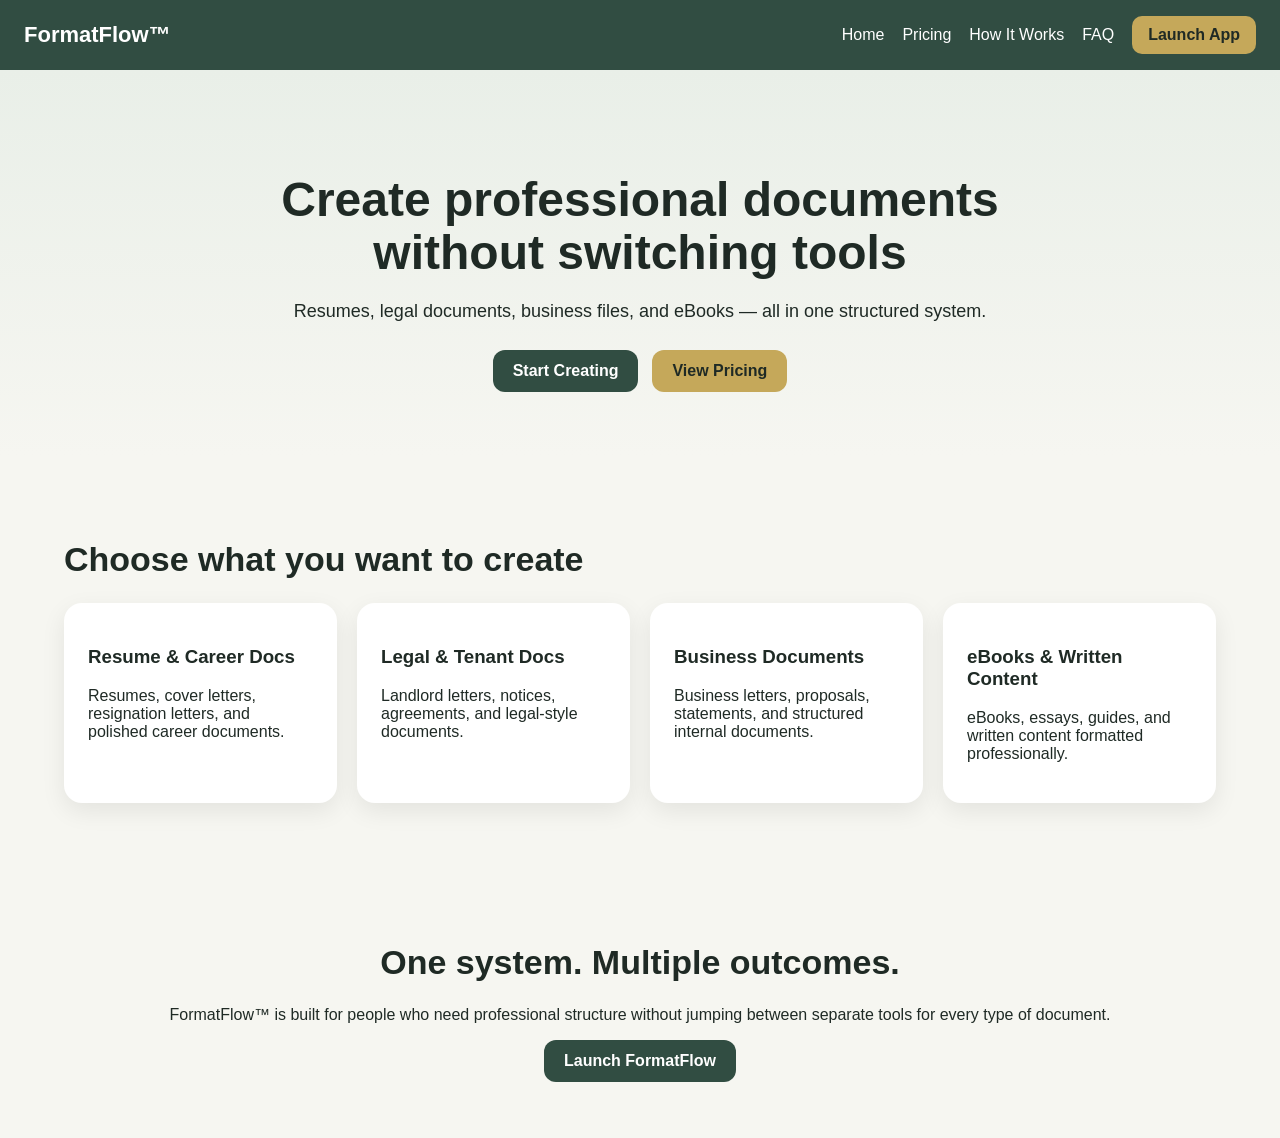
<file: index.html>
<!DOCTYPE html>
<html lang="en">
<head>
  <meta charset="UTF-8" />
  <meta name="viewport" content="width=device-width, initial-scale=1.0" />
  <title>FormatFlow™</title>
  <link rel="stylesheet" href="assets/css/styles.css" />
</head>
<body>
  <nav class="site-nav">
    <div class="brand">FormatFlow™</div>
    <div class="nav-links">
      <a href="index.html">Home</a>
      <a href="pricing.html">Pricing</a>
      <a href="how-it-works.html">How It Works</a>
      <a href="faq.html">FAQ</a>
      <a href="app-new.html" class="cta-link">Launch App</a>
    </div>
  </nav>

  <section class="hero">
    <div class="hero-inner">
      <h1>Create professional documents without switching tools</h1>
      <p>
        Resumes, legal documents, business files, and eBooks — all in one
        structured system.
      </p>
      <div class="hero-actions">
        <a href="app-new.html" class="btn-primary">Start Creating</a>
        <a href="pricing.html" class="btn-secondary">View Pricing</a>
      </div>
    </div>
  </section>

  <section class="section">
    <h2>Choose what you want to create</h2>
    <div class="card-grid">
      <div class="card">
        <h3>Resume & Career Docs</h3>
        <p>Resumes, cover letters, resignation letters, and polished career documents.</p>
      </div>
      <div class="card">
        <h3>Legal & Tenant Docs</h3>
        <p>Landlord letters, notices, agreements, and legal-style documents.</p>
      </div>
      <div class="card">
        <h3>Business Documents</h3>
        <p>Business letters, proposals, statements, and structured internal documents.</p>
      </div>
      <div class="card">
        <h3>eBooks & Written Content</h3>
        <p>eBooks, essays, guides, and written content formatted professionally.</p>
      </div>
    </div>
  </section>

  <section class="section highlight">
    <h2>One system. Multiple outcomes.</h2>
    <p>
      FormatFlow™ is built for people who need professional structure without
      jumping between separate tools for every type of document.
    </p>
    <a href="app-new.html" class="btn-primary">Launch FormatFlow</a>
  </section>
</body>
</html>
</file>
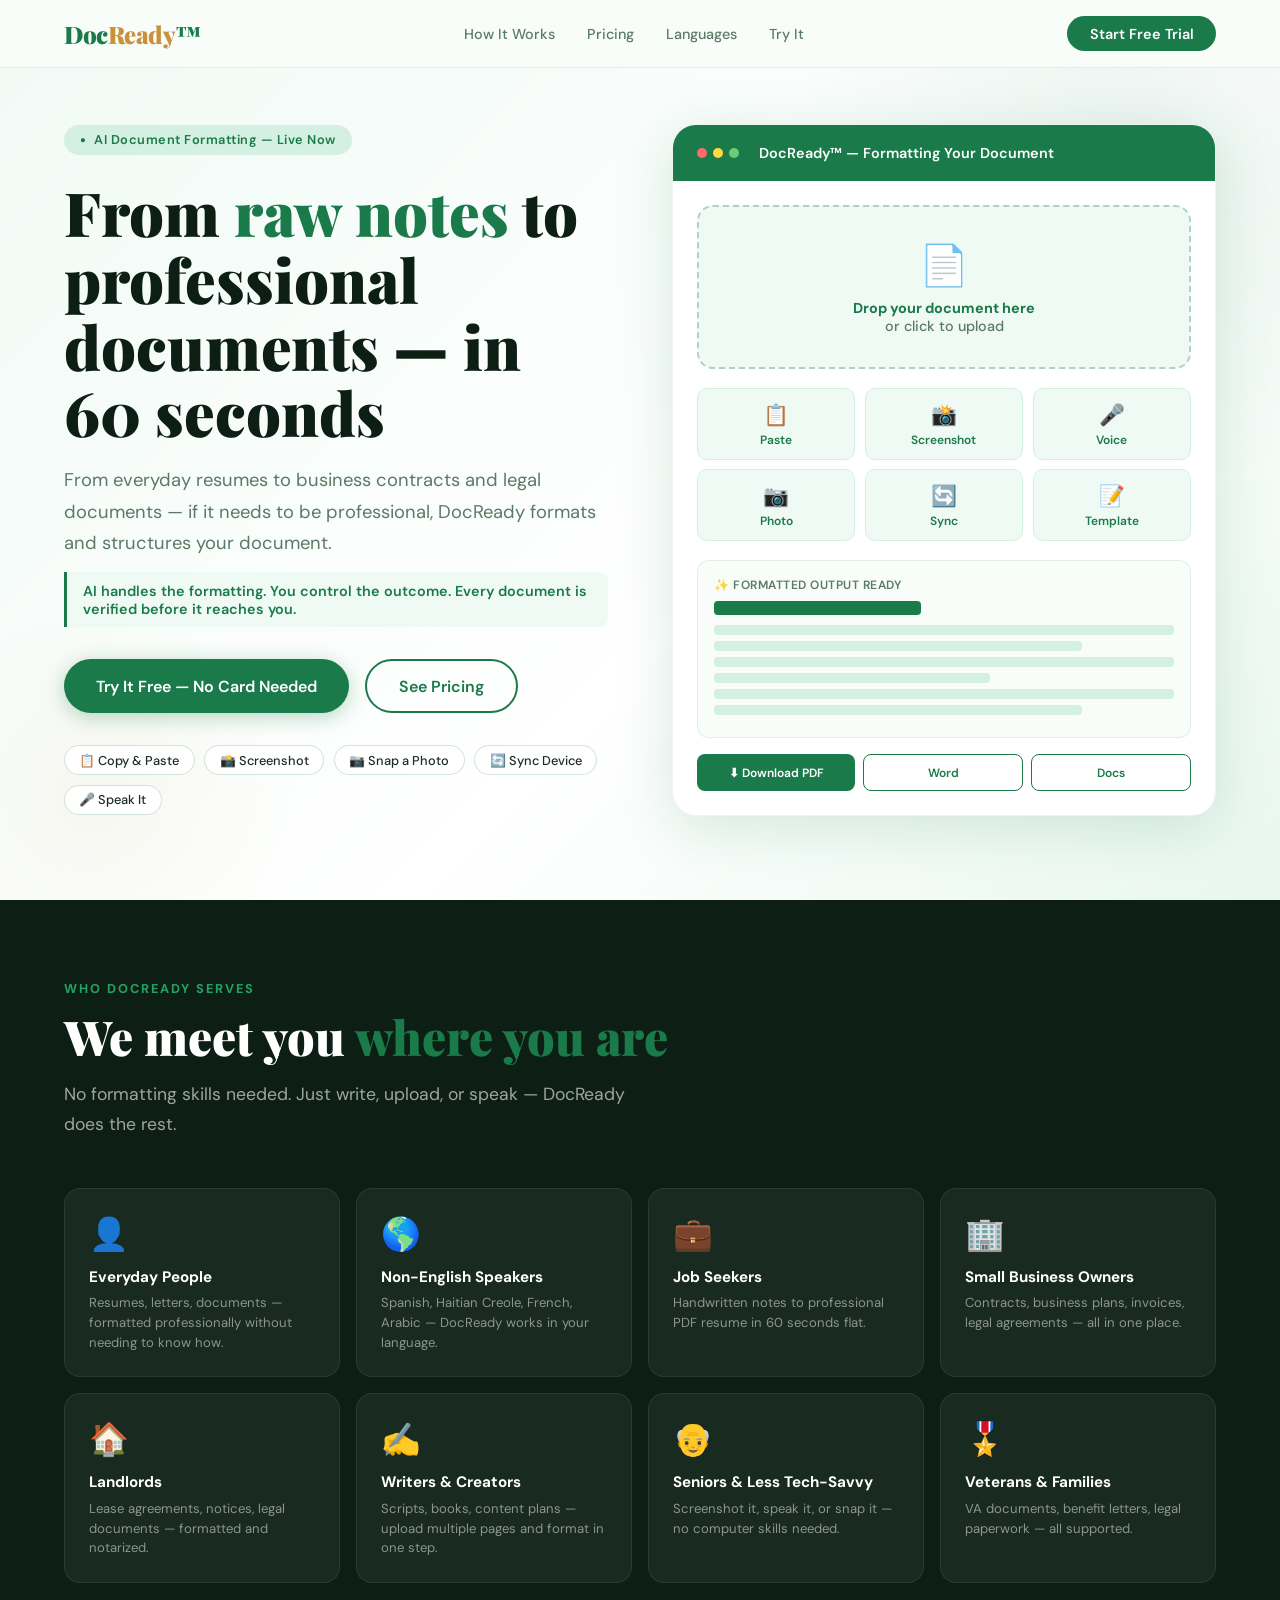
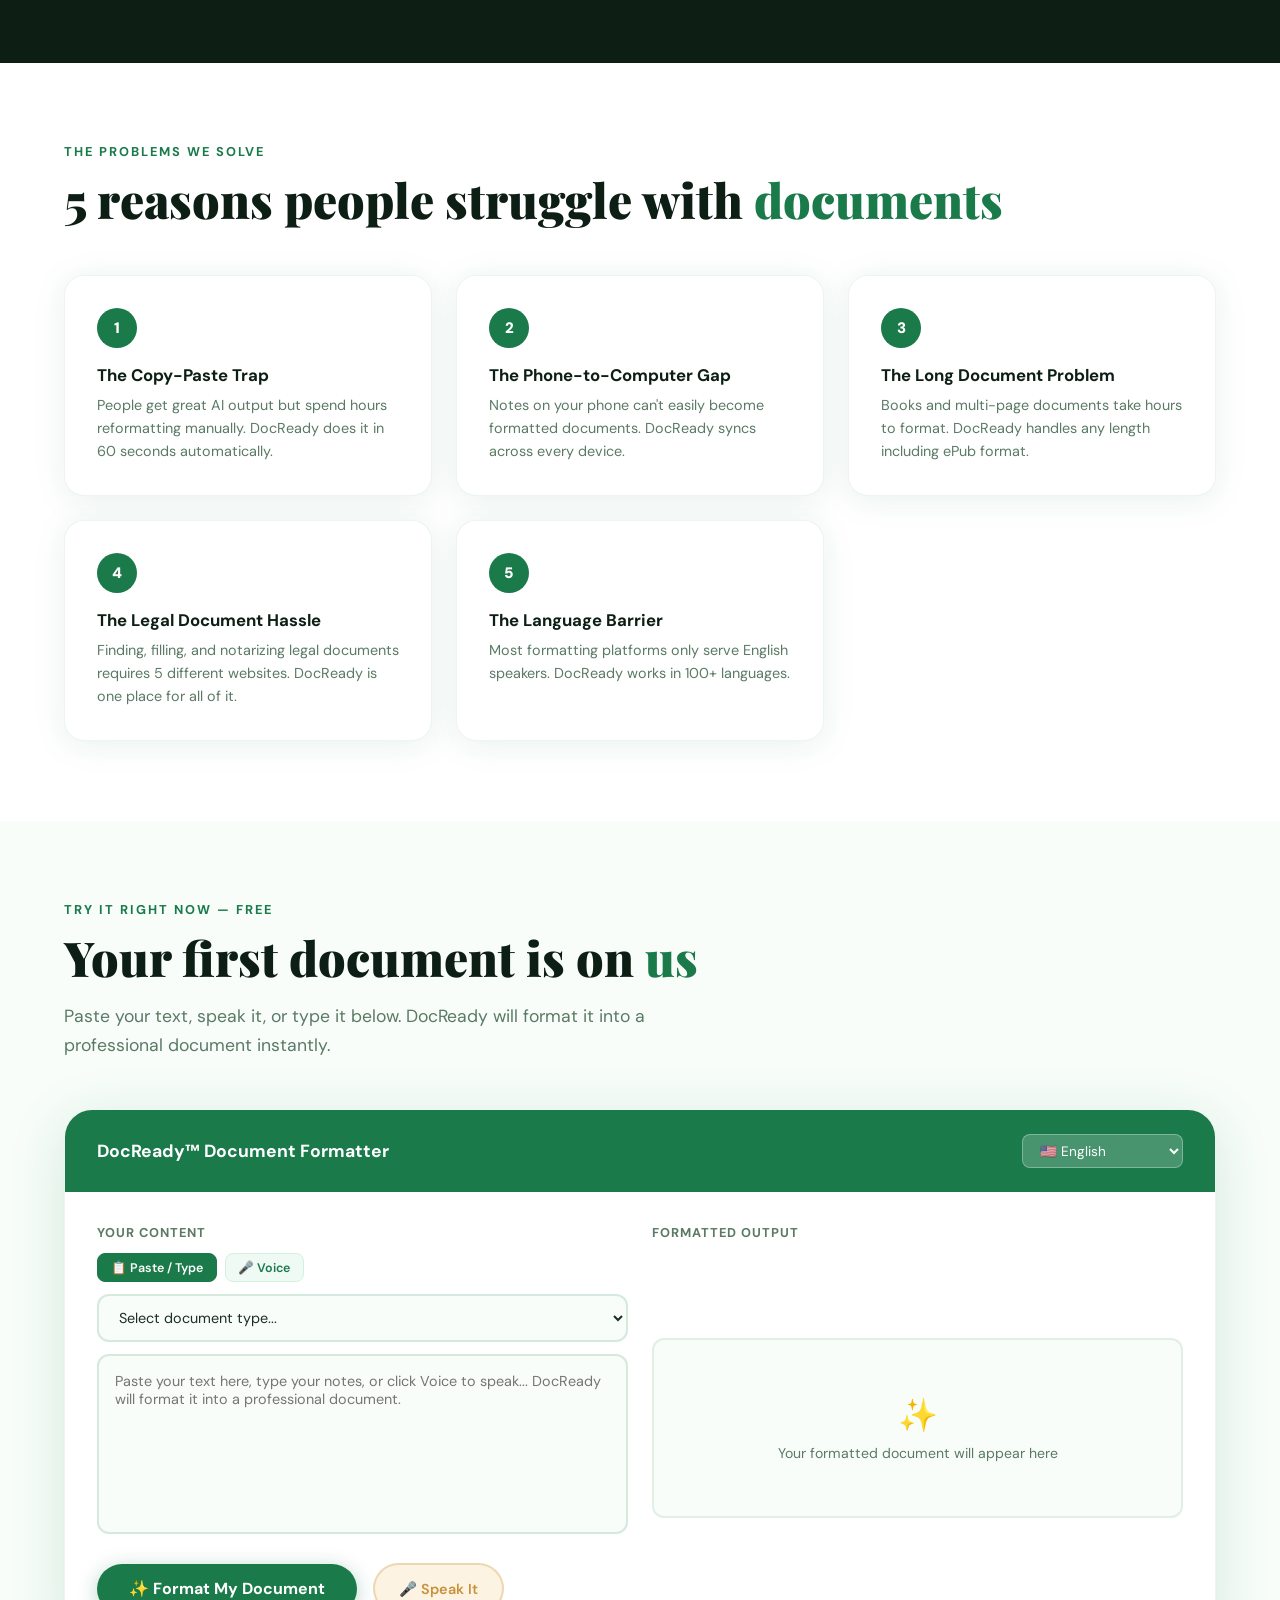
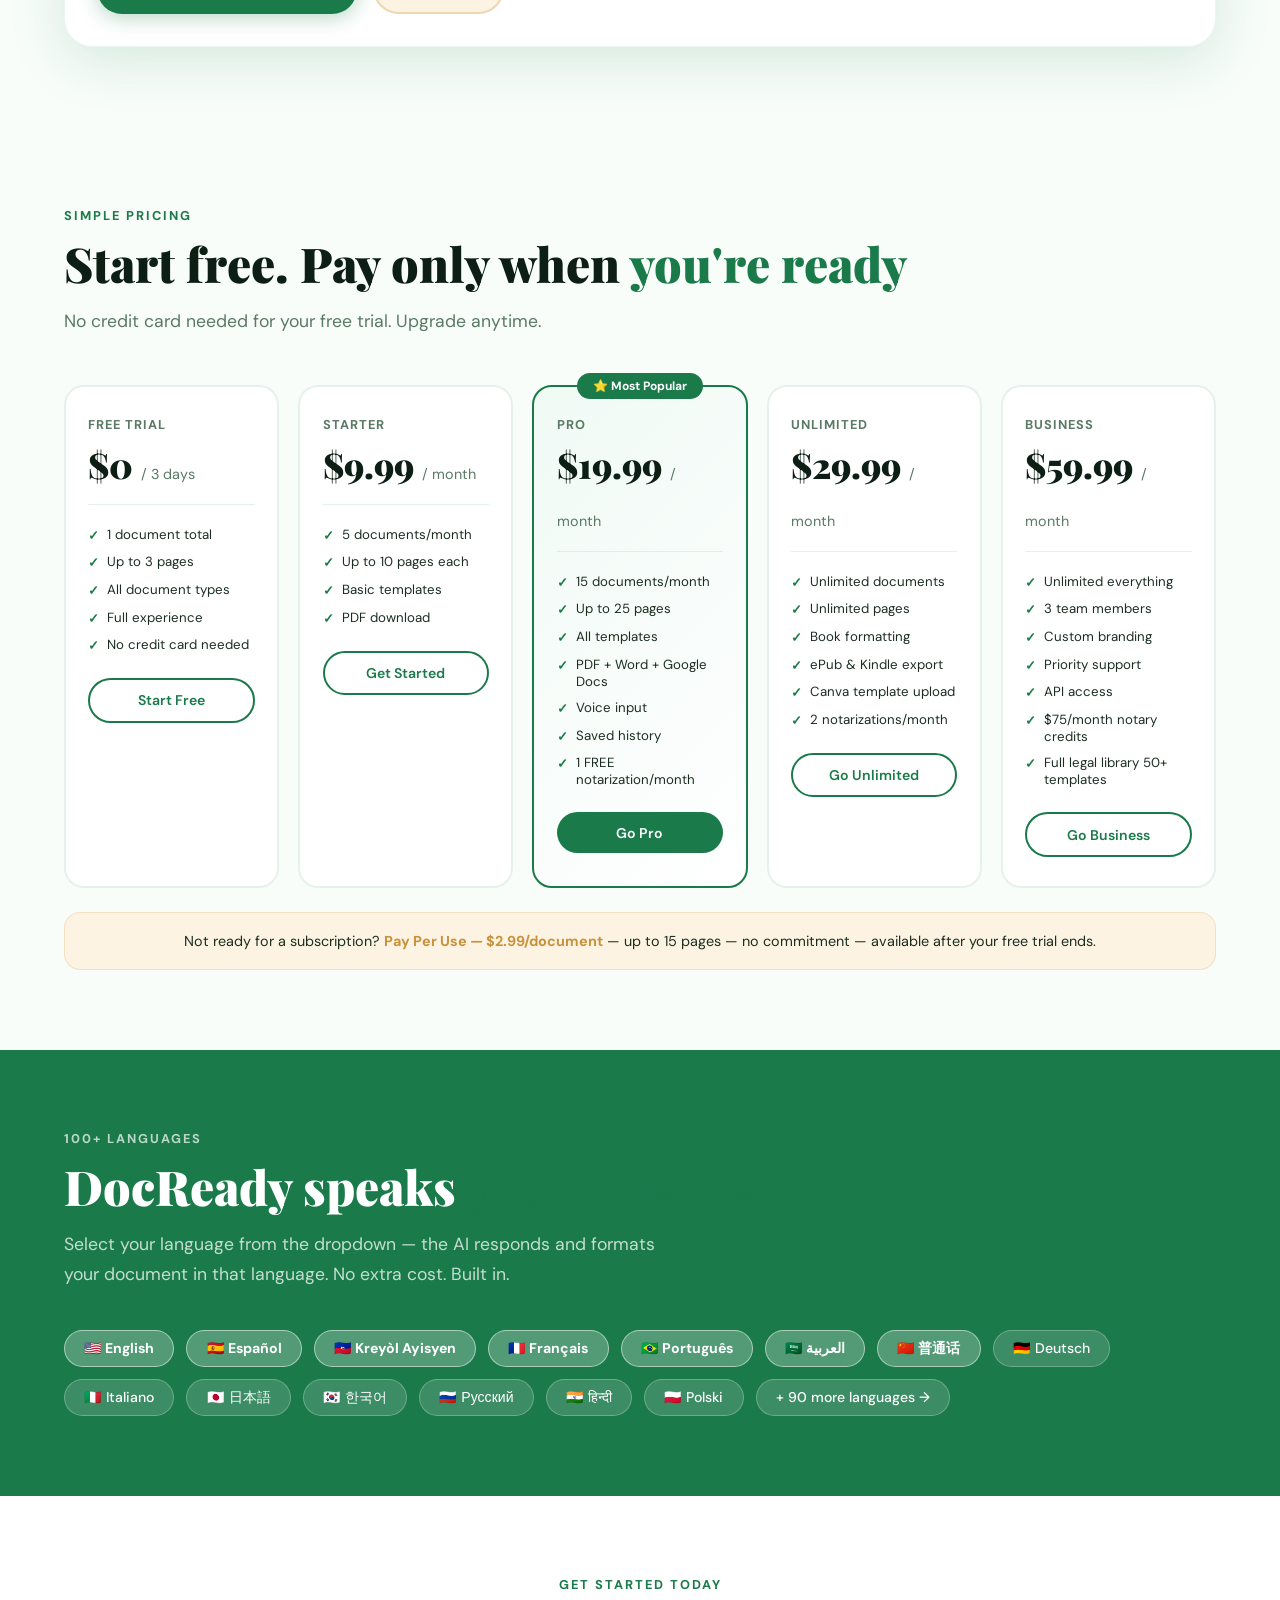
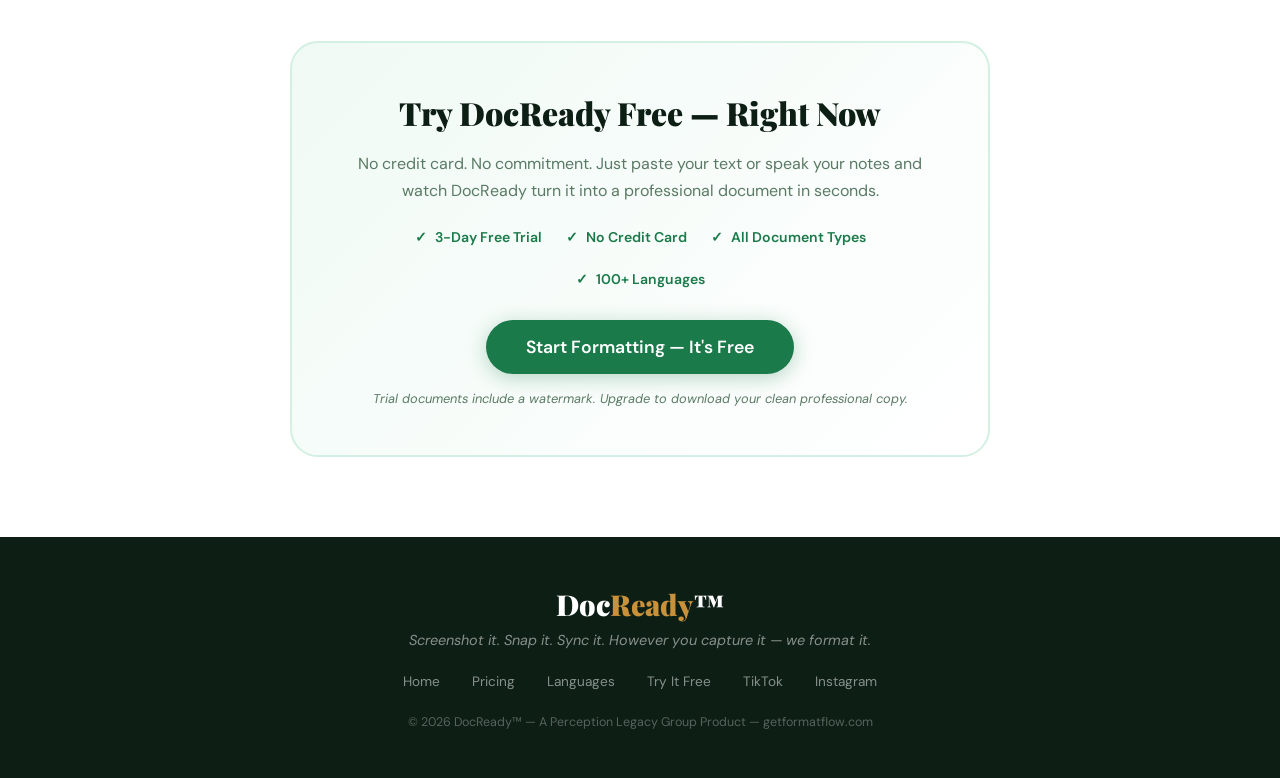
<file: index (2)GITHUB.html>
<!DOCTYPE html>
<html lang="en">
<head>
  <meta charset="UTF-8" />
  <meta name="viewport" content="width=device-width, initial-scale=1.0"/>
  <title>DocReady™ — Screenshot it. Snap it. Sync it.</title>
  <link href="https://fonts.googleapis.com/css2?family=Playfair+Display:wght@700;900&family=DM+Sans:wght@300;400;500;600&display=swap" rel="stylesheet"/>
  <style>
    :root {
      --green: #1a7a4a;
      --green-mid: #25a163;
      --green-light: #d4f0e2;
      --green-pale: #f0faf5;
      --white: #ffffff;
      --off-white: #f8fdf9;
      --dark: #0d1f15;
      --text: #1c2e22;
      --muted: #5a7a65;
      --gold: #c9913a;
      --gold-light: #fdf3e3;
      --radius: 16px;
      --shadow: 0 4px 32px rgba(26,122,74,0.10);
      --shadow-lg: 0 12px 56px rgba(26,122,74,0.16);
    }
    *, *::before, *::after { box-sizing: border-box; margin: 0; padding: 0; }
    html { scroll-behavior: smooth; }
    body {
      font-family: 'DM Sans', sans-serif;
      background: var(--off-white);
      color: var(--text);
      overflow-x: hidden;
    }

    /* NAV */
    nav {
      position: fixed; top: 0; left: 0; right: 0; z-index: 100;
      background: rgba(248,253,249,0.95);
      backdrop-filter: blur(12px);
      border-bottom: 1px solid rgba(26,122,74,0.10);
      padding: 0 5%;
      display: flex; align-items: center; justify-content: space-between;
      height: 68px;
    }
    .nav-logo {
      font-family: 'Playfair Display', serif;
      font-size: 1.5rem; font-weight: 900;
      color: var(--green);
      letter-spacing: -0.5px;
    }
    .nav-logo span { color: var(--gold); }
    .nav-links { display: flex; gap: 2rem; align-items: center; }
    .nav-links a {
      text-decoration: none; color: var(--muted);
      font-size: 0.9rem; font-weight: 500;
      transition: color 0.2s;
    }
    .nav-links a:hover { color: var(--green); }
    .nav-cta {
      background: var(--green); color: white;
      border: none; border-radius: 50px;
      padding: 0.55rem 1.4rem;
      font-size: 0.9rem; font-weight: 600;
      cursor: pointer; transition: all 0.2s;
      font-family: 'DM Sans', sans-serif;
      text-decoration: none;
    }
    .nav-cta:hover { background: var(--green-mid); transform: translateY(-1px); }

    /* HERO */
    .hero {
      min-height: 100vh;
      padding: 120px 5% 80px;
      display: flex; align-items: center;
      position: relative;
      overflow: hidden;
      background: linear-gradient(135deg, #f0faf5 0%, #ffffff 60%, #e8f7ef 100%);
    }
    .hero::before {
      content: '';
      position: absolute; top: -200px; right: -200px;
      width: 700px; height: 700px;
      background: radial-gradient(circle, rgba(26,122,74,0.08) 0%, transparent 70%);
      border-radius: 50%;
    }
    .hero::after {
      content: '';
      position: absolute; bottom: -100px; left: -100px;
      width: 400px; height: 400px;
      background: radial-gradient(circle, rgba(201,145,58,0.06) 0%, transparent 70%);
      border-radius: 50%;
    }
    .hero-inner {
      max-width: 1200px; margin: 0 auto; width: 100%;
      display: grid; grid-template-columns: 1fr 1fr;
      gap: 4rem; align-items: center;
      position: relative; z-index: 1;
    }
    .hero-badge {
      display: inline-flex; align-items: center; gap: 0.5rem;
      background: var(--green-light); color: var(--green);
      border-radius: 50px; padding: 0.4rem 1rem;
      font-size: 0.8rem; font-weight: 600;
      margin-bottom: 1.5rem;
      letter-spacing: 0.5px;
    }
    .hero-badge::before { content: '●'; font-size: 0.6rem; animation: pulse 2s infinite; }
    @keyframes pulse { 0%,100%{opacity:1} 50%{opacity:0.3} }
    h1 {
      font-family: 'Playfair Display', serif;
      font-size: clamp(2.4rem, 5vw, 3.8rem);
      font-weight: 900; line-height: 1.1;
      color: var(--dark);
      margin-bottom: 1.2rem;
    }
    h1 em { color: var(--green); font-style: normal; }
    .hero-sub {
      font-size: 1.15rem; color: var(--muted);
      line-height: 1.7; margin-bottom: 0.8rem;
      font-weight: 400;
    }
    .hero-trust {
      font-size: 0.9rem; color: var(--green);
      font-weight: 600; margin-bottom: 2rem;
      padding: 0.6rem 1rem;
      background: var(--green-pale);
      border-left: 3px solid var(--green);
      border-radius: 0 8px 8px 0;
    }
    .hero-btns { display: flex; gap: 1rem; flex-wrap: wrap; margin-bottom: 2rem; }
    .btn-primary {
      background: var(--green); color: white;
      border: none; border-radius: 50px;
      padding: 0.9rem 2rem; font-size: 1rem;
      font-weight: 600; cursor: pointer;
      transition: all 0.25s; font-family: 'DM Sans', sans-serif;
      box-shadow: 0 4px 20px rgba(26,122,74,0.30);
    }
    .btn-primary:hover { background: var(--green-mid); transform: translateY(-2px); box-shadow: 0 8px 28px rgba(26,122,74,0.35); }
    .btn-secondary {
      background: transparent; color: var(--green);
      border: 2px solid var(--green); border-radius: 50px;
      padding: 0.9rem 2rem; font-size: 1rem;
      font-weight: 600; cursor: pointer;
      transition: all 0.25s; font-family: 'DM Sans', sans-serif;
    }
    .btn-secondary:hover { background: var(--green-pale); transform: translateY(-2px); }
    .hero-methods {
      display: flex; gap: 0.6rem; flex-wrap: wrap;
    }
    .method-pill {
      background: white; border: 1px solid rgba(26,122,74,0.2);
      border-radius: 50px; padding: 0.35rem 0.9rem;
      font-size: 0.8rem; font-weight: 500; color: var(--text);
      display: flex; align-items: center; gap: 0.4rem;
    }

    /* HERO CARD */
    .hero-card {
      background: white; border-radius: 24px;
      box-shadow: var(--shadow-lg);
      overflow: hidden;
      border: 1px solid rgba(26,122,74,0.08);
      animation: floatCard 6s ease-in-out infinite;
    }
    @keyframes floatCard { 0%,100%{transform:translateY(0)} 50%{transform:translateY(-10px)} }
    .card-header {
      background: var(--green); padding: 1.2rem 1.5rem;
      display: flex; align-items: center; gap: 0.75rem;
    }
    .card-header-dots { display: flex; gap: 6px; }
    .dot { width: 10px; height: 10px; border-radius: 50%; }
    .dot-r { background: #ff6b6b; }
    .dot-y { background: #ffd93d; }
    .dot-g { background: #6bcb77; }
    .card-header-title { color: white; font-weight: 600; font-size: 0.9rem; margin-left: 0.5rem; }
    .card-body { padding: 1.5rem; }
    .upload-zone {
      border: 2px dashed rgba(26,122,74,0.3);
      border-radius: 16px; padding: 2rem;
      text-align: center; margin-bottom: 1.2rem;
      cursor: pointer; transition: all 0.2s;
      background: var(--green-pale);
    }
    .upload-zone:hover { border-color: var(--green); background: var(--green-light); }
    .upload-icon { font-size: 2.5rem; margin-bottom: 0.5rem; }
    .upload-text { font-size: 0.9rem; color: var(--muted); font-weight: 500; }
    .upload-text strong { color: var(--green); }
    .input-methods { display: grid; grid-template-columns: repeat(3,1fr); gap: 0.6rem; margin-bottom: 1.2rem; }
    .input-method {
      background: var(--green-pale); border: 1px solid var(--green-light);
      border-radius: 10px; padding: 0.7rem 0.5rem;
      text-align: center; cursor: pointer; transition: all 0.2s;
      font-size: 0.75rem; font-weight: 600; color: var(--green);
    }
    .input-method:hover { background: var(--green-light); transform: translateY(-2px); }
    .input-method .im-icon { font-size: 1.3rem; display: block; margin-bottom: 0.25rem; }
    .demo-output {
      background: var(--off-white); border-radius: 12px;
      padding: 1rem; border: 1px solid rgba(26,122,74,0.1);
    }
    .demo-line { height: 10px; background: var(--green-light); border-radius: 4px; margin-bottom: 6px; }
    .demo-line.short { width: 60%; }
    .demo-line.med { width: 80%; }
    .demo-line.full { width: 100%; }
    .demo-line.title { height: 14px; background: var(--green); width: 45%; margin-bottom: 10px; }
    .demo-label { font-size: 0.75rem; color: var(--muted); font-weight: 600; margin-bottom: 0.5rem; text-transform: uppercase; letter-spacing: 0.5px; }
    .download-bar {
      display: flex; gap: 0.5rem; margin-top: 1rem;
    }
    .dl-btn {
      flex: 1; background: var(--green); color: white;
      border: none; border-radius: 8px; padding: 0.6rem;
      font-size: 0.75rem; font-weight: 600;
      cursor: pointer; font-family: 'DM Sans', sans-serif;
    }
    .dl-btn.outline {
      background: white; color: var(--green);
      border: 1.5px solid var(--green);
    }

    /* SECTIONS */
    section { padding: 80px 5%; }
    .section-inner { max-width: 1200px; margin: 0 auto; }
    .section-label {
      font-size: 0.8rem; font-weight: 700;
      color: var(--green); letter-spacing: 2px;
      text-transform: uppercase; margin-bottom: 0.75rem;
    }
    h2 {
      font-family: 'Playfair Display', serif;
      font-size: clamp(2rem, 4vw, 3rem);
      font-weight: 900; color: var(--dark);
      line-height: 1.15; margin-bottom: 1rem;
    }
    h2 em { color: var(--green); font-style: normal; }
    .section-sub { font-size: 1.1rem; color: var(--muted); line-height: 1.7; max-width: 600px; }

    /* WHO WE SERVE */
    .serve-section { background: var(--dark); }
    .serve-section h2 { color: white; }
    .serve-section .section-label { color: var(--green-mid); }
    .serve-section .section-sub { color: rgba(255,255,255,0.6); }
    .serve-grid {
      display: grid;
      grid-template-columns: repeat(auto-fill, minmax(220px, 1fr));
      gap: 1rem; margin-top: 3rem;
    }
    .serve-card {
      background: rgba(255,255,255,0.05);
      border: 1px solid rgba(255,255,255,0.08);
      border-radius: 16px; padding: 1.5rem;
      transition: all 0.3s;
    }
    .serve-card:hover {
      background: rgba(26,122,74,0.15);
      border-color: rgba(26,122,74,0.4);
      transform: translateY(-4px);
    }
    .serve-icon { font-size: 2rem; margin-bottom: 0.75rem; display: block; }
    .serve-title { font-weight: 700; color: white; margin-bottom: 0.4rem; font-size: 0.95rem; }
    .serve-desc { font-size: 0.82rem; color: rgba(255,255,255,0.5); line-height: 1.5; }

    /* PROBLEMS */
    .problems-grid {
      display: grid; grid-template-columns: repeat(auto-fill, minmax(300px,1fr));
      gap: 1.5rem; margin-top: 3rem;
    }
    .problem-card {
      background: white; border-radius: 20px;
      padding: 2rem; border: 1px solid rgba(26,122,74,0.08);
      box-shadow: var(--shadow); transition: all 0.3s;
    }
    .problem-card:hover { transform: translateY(-4px); box-shadow: var(--shadow-lg); }
    .problem-num {
      width: 40px; height: 40px;
      background: var(--green); color: white;
      border-radius: 50%; display: flex; align-items: center; justify-content: center;
      font-weight: 900; font-size: 0.95rem;
      margin-bottom: 1rem;
    }
    .problem-title { font-weight: 700; font-size: 1.05rem; color: var(--dark); margin-bottom: 0.5rem; }
    .problem-desc { font-size: 0.9rem; color: var(--muted); line-height: 1.6; }

    /* PRICING */
    .pricing-section { background: var(--off-white); }
    .pricing-grid {
      display: grid;
      grid-template-columns: repeat(auto-fill, minmax(210px, 1fr));
      gap: 1.2rem; margin-top: 3rem;
    }
    .pricing-card {
      background: white; border-radius: 20px;
      padding: 1.8rem 1.4rem;
      border: 2px solid rgba(26,122,74,0.10);
      transition: all 0.3s; position: relative;
    }
    .pricing-card:hover { transform: translateY(-4px); box-shadow: var(--shadow-lg); }
    .pricing-card.popular {
      border-color: var(--green);
      background: linear-gradient(135deg, #f0faf5, white);
    }
    .popular-badge {
      position: absolute; top: -14px; left: 50%; transform: translateX(-50%);
      background: var(--green); color: white;
      border-radius: 50px; padding: 0.3rem 1rem;
      font-size: 0.75rem; font-weight: 700; white-space: nowrap;
    }
    .pricing-tier { font-size: 0.8rem; font-weight: 700; color: var(--muted); text-transform: uppercase; letter-spacing: 1px; margin-bottom: 0.5rem; }
    .pricing-price { font-family: 'Playfair Display', serif; font-size: 2.2rem; font-weight: 900; color: var(--dark); }
    .pricing-price span { font-size: 0.9rem; font-weight: 400; color: var(--muted); font-family: 'DM Sans', sans-serif; }
    .pricing-divider { height: 1px; background: rgba(26,122,74,0.1); margin: 1rem 0; }
    .pricing-features { list-style: none; }
    .pricing-features li {
      font-size: 0.83rem; color: var(--text); padding: 0.3rem 0;
      display: flex; gap: 0.5rem; align-items: flex-start;
    }
    .pricing-features li::before { content: '✓'; color: var(--green); font-weight: 700; flex-shrink: 0; margin-top: 1px; }
    .pricing-btn {
      width: 100%; margin-top: 1.2rem;
      background: var(--green); color: white;
      border: none; border-radius: 50px; padding: 0.7rem;
      font-weight: 600; font-size: 0.88rem;
      cursor: pointer; transition: all 0.2s;
      font-family: 'DM Sans', sans-serif;
    }
    .pricing-card:not(.popular) .pricing-btn {
      background: transparent; color: var(--green);
      border: 2px solid var(--green);
    }
    .pricing-btn:hover { opacity: 0.85; transform: translateY(-1px); }
    .pay-per-use {
      margin-top: 1.5rem; text-align: center;
      background: var(--gold-light); border: 1px solid rgba(201,145,58,0.2);
      border-radius: 16px; padding: 1.2rem 2rem;
      font-size: 0.9rem; color: var(--text);
    }
    .pay-per-use strong { color: var(--gold); }

    /* UPSELL ALERT */
    .upsell-demo {
      background: white; border-radius: 20px;
      padding: 2rem; border: 1px solid rgba(26,122,74,0.1);
      box-shadow: var(--shadow); margin-top: 3rem;
    }
    .upsell-demo h3 { font-weight: 700; color: var(--dark); margin-bottom: 1rem; }
    .upsell-msg {
      background: var(--green-pale); border: 1px solid var(--green-light);
      border-left: 4px solid var(--green);
      border-radius: 0 12px 12px 0;
      padding: 1rem 1.2rem; margin-bottom: 0.75rem;
      font-size: 0.88rem; color: var(--text); line-height: 1.6;
    }
    .upsell-msg .doc-count { font-weight: 700; color: var(--green); }

    /* LANGUAGE */
    .lang-section { background: var(--green); }
    .lang-section h2 { color: white; }
    .lang-section .section-label { color: rgba(255,255,255,0.7); }
    .lang-section .section-sub { color: rgba(255,255,255,0.75); }
    .lang-pills {
      display: flex; flex-wrap: wrap; gap: 0.75rem; margin-top: 2.5rem;
    }
    .lang-pill {
      background: rgba(255,255,255,0.15);
      border: 1px solid rgba(255,255,255,0.25);
      border-radius: 50px; padding: 0.5rem 1.2rem;
      color: white; font-size: 0.88rem; font-weight: 500;
      display: flex; align-items: center; gap: 0.5rem;
      transition: all 0.2s;
    }
    .lang-pill.priority {
      background: rgba(255,255,255,0.25);
      border-color: rgba(255,255,255,0.5);
      font-weight: 700;
    }
    .lang-pill:hover { background: rgba(255,255,255,0.3); transform: translateY(-2px); }

    /* TRIAL SECTION */
    .trial-section { background: white; }
    .trial-box {
      background: linear-gradient(135deg, var(--green-pale), white);
      border: 2px solid var(--green-light);
      border-radius: 28px; padding: 3rem;
      text-align: center; max-width: 700px; margin: 3rem auto 0;
    }
    .trial-box h3 {
      font-family: 'Playfair Display', serif;
      font-size: 2rem; font-weight: 900;
      color: var(--dark); margin-bottom: 1rem;
    }
    .trial-box p { color: var(--muted); font-size: 1rem; line-height: 1.7; margin-bottom: 1.5rem; }
    .trial-features {
      display: flex; justify-content: center;
      gap: 1.5rem; flex-wrap: wrap; margin-bottom: 2rem;
    }
    .trial-feat {
      display: flex; align-items: center; gap: 0.5rem;
      font-size: 0.88rem; font-weight: 600; color: var(--green);
    }
    .trial-feat::before { content: '✓'; font-weight: 900; }
    .watermark-note {
      font-size: 0.8rem; color: var(--muted);
      margin-top: 1rem; font-style: italic;
    }

    /* DOCUMENT TOOL SECTION */
    .tool-section { background: var(--off-white); }
    .tool-box {
      background: white; border-radius: 28px;
      box-shadow: var(--shadow-lg);
      overflow: hidden; margin-top: 3rem;
      border: 1px solid rgba(26,122,74,0.08);
    }
    .tool-header {
      background: var(--green); padding: 1.5rem 2rem;
      display: flex; align-items: center; justify-content: space-between;
    }
    .tool-header h3 { color: white; font-size: 1.1rem; font-weight: 700; }
    .tool-lang-select {
      background: rgba(255,255,255,0.2);
      border: 1px solid rgba(255,255,255,0.3);
      color: white; border-radius: 8px;
      padding: 0.4rem 0.8rem; font-size: 0.85rem;
      font-family: 'DM Sans', sans-serif; cursor: pointer;
    }
    .tool-lang-select option { color: var(--dark); background: white; }
    .tool-body { padding: 2rem; }
    .tool-grid { display: grid; grid-template-columns: 1fr 1fr; gap: 1.5rem; }
    .tool-col-label {
      font-size: 0.8rem; font-weight: 700; color: var(--muted);
      text-transform: uppercase; letter-spacing: 1px;
      margin-bottom: 0.75rem;
    }
    textarea {
      width: 100%; height: 180px;
      border: 2px solid rgba(26,122,74,0.15);
      border-radius: 12px; padding: 1rem;
      font-family: 'DM Sans', sans-serif;
      font-size: 0.9rem; color: var(--text);
      resize: none; outline: none;
      transition: border-color 0.2s;
      background: var(--off-white);
    }
    textarea:focus { border-color: var(--green); background: white; }
    .input-tabs {
      display: flex; gap: 0.5rem; margin-bottom: 0.75rem; flex-wrap: wrap;
    }
    .input-tab {
      background: var(--green-pale); color: var(--green);
      border: 1px solid var(--green-light);
      border-radius: 8px; padding: 0.35rem 0.8rem;
      font-size: 0.78rem; font-weight: 600;
      cursor: pointer; transition: all 0.2s;
      font-family: 'DM Sans', sans-serif;
    }
    .input-tab.active, .input-tab:hover {
      background: var(--green); color: white; border-color: var(--green);
    }
    .doc-type-select {
      width: 100%; border: 2px solid rgba(26,122,74,0.15);
      border-radius: 12px; padding: 0.75rem 1rem;
      font-family: 'DM Sans', sans-serif; font-size: 0.9rem;
      color: var(--text); outline: none; margin-bottom: 0.75rem;
      background: var(--off-white); cursor: pointer;
      transition: border-color 0.2s;
    }
    .doc-type-select:focus { border-color: var(--green); }
    .output-preview {
      height: 180px; background: var(--off-white);
      border: 2px solid rgba(26,122,74,0.1);
      border-radius: 12px; padding: 1rem;
      overflow-y: auto; position: relative;
    }
    .output-placeholder {
      display: flex; flex-direction: column;
      align-items: center; justify-content: center;
      height: 100%; color: var(--muted);
      font-size: 0.88rem; text-align: center;
    }
    .output-placeholder span { font-size: 2rem; margin-bottom: 0.5rem; }
    .output-text { font-size: 0.88rem; color: var(--text); line-height: 1.7; white-space: pre-wrap; }
    .watermark-overlay {
      position: absolute; inset: 0;
      display: flex; align-items: center; justify-content: center;
      pointer-events: none;
      font-size: 1.2rem; font-weight: 900;
      color: rgba(26,122,74,0.10);
      transform: rotate(-20deg);
      font-family: 'Playfair Display', serif;
      letter-spacing: 2px;
    }
    .tool-actions {
      margin-top: 1.5rem;
      display: flex; gap: 1rem; align-items: center; flex-wrap: wrap;
    }
    .format-btn {
      background: var(--green); color: white;
      border: none; border-radius: 50px;
      padding: 0.9rem 2rem; font-size: 1rem;
      font-weight: 700; cursor: pointer;
      transition: all 0.25s; font-family: 'DM Sans', sans-serif;
      box-shadow: 0 4px 20px rgba(26,122,74,0.3);
      display: flex; align-items: center; gap: 0.5rem;
    }
    .format-btn:hover { background: var(--green-mid); transform: translateY(-2px); }
    .format-btn:disabled { background: var(--muted); cursor: not-allowed; transform: none; box-shadow: none; }
    .voice-btn {
      background: var(--gold-light); color: var(--gold);
      border: 2px solid rgba(201,145,58,0.3);
      border-radius: 50px; padding: 0.9rem 1.5rem;
      font-size: 0.9rem; font-weight: 600;
      cursor: pointer; transition: all 0.2s;
      font-family: 'DM Sans', sans-serif;
      display: flex; align-items: center; gap: 0.5rem;
    }
    .voice-btn:hover { background: rgba(201,145,58,0.2); }
    .voice-btn.listening { background: rgba(201,145,58,0.2); animation: glow 1s infinite alternate; }
    @keyframes glow { from{box-shadow:0 0 0 rgba(201,145,58,0.3)} to{box-shadow:0 0 16px rgba(201,145,58,0.5)} }
    .status-msg {
      font-size: 0.82rem; color: var(--muted);
      font-weight: 500; padding: 0.5rem 1rem;
      background: var(--green-pale); border-radius: 8px;
      display: none;
    }
    .status-msg.show { display: block; }

    /* UPSELL MODAL */
    .modal-overlay {
      display: none; position: fixed; inset: 0; z-index: 200;
      background: rgba(0,0,0,0.5); backdrop-filter: blur(4px);
      align-items: center; justify-content: center;
    }
    .modal-overlay.show { display: flex; }
    .modal {
      background: white; border-radius: 28px;
      padding: 2.5rem; max-width: 480px; width: 90%;
      text-align: center; box-shadow: 0 24px 80px rgba(0,0,0,0.2);
      animation: modalIn 0.3s ease;
    }
    @keyframes modalIn { from{transform:scale(0.9);opacity:0} to{transform:scale(1);opacity:1} }
    .modal-icon { font-size: 3rem; margin-bottom: 1rem; }
    .modal h3 { font-family:'Playfair Display',serif; font-size:1.8rem; font-weight:900; color:var(--dark); margin-bottom:0.75rem; }
    .modal p { color:var(--muted); font-size:0.95rem; line-height:1.7; margin-bottom:1.5rem; }
    .modal-price { font-size:2.5rem; font-weight:900; color:var(--green); font-family:'Playfair Display',serif; margin-bottom:0.25rem; }
    .modal-price-label { font-size:0.85rem; color:var(--muted); margin-bottom:1.5rem; }
    .modal-btns { display:flex; flex-direction:column; gap:0.75rem; }
    .modal-btn-primary { background:var(--green); color:white; border:none; border-radius:50px; padding:0.9rem; font-weight:700; font-size:1rem; cursor:pointer; font-family:'DM Sans',sans-serif; transition:all 0.2s; }
    .modal-btn-primary:hover { background:var(--green-mid); }
    .modal-btn-secondary { background:transparent; color:var(--muted); border:none; padding:0.5rem; font-size:0.85rem; cursor:pointer; font-family:'DM Sans',sans-serif; }
    .modal-btn-secondary:hover { color:var(--text); }

    /* FOOTER */
    footer {
      background: var(--dark); padding: 3rem 5%;
      text-align: center;
    }
    .footer-logo {
      font-family: 'Playfair Display', serif;
      font-size: 1.8rem; font-weight: 900;
      color: white; margin-bottom: 0.5rem;
    }
    .footer-logo span { color: var(--gold); }
    .footer-tagline { color: rgba(255,255,255,0.5); font-size: 0.9rem; margin-bottom: 1.5rem; font-style: italic; }
    .footer-links { display: flex; justify-content: center; gap: 2rem; flex-wrap: wrap; margin-bottom: 1.5rem; }
    .footer-links a { color: rgba(255,255,255,0.5); text-decoration: none; font-size: 0.85rem; transition: color 0.2s; }
    .footer-links a:hover { color: var(--green-mid); }
    .footer-copy { color: rgba(255,255,255,0.3); font-size: 0.78rem; }

    /* RESPONSIVE */
    @media (max-width: 768px) {
      .hero-inner { grid-template-columns: 1fr; }
      .hero-card { display: none; }
      .tool-grid { grid-template-columns: 1fr; }
      .nav-links { display: none; }
      h1 { font-size: 2.2rem; }
    }

    /* ANIMATIONS */
    .fade-up {
      opacity: 0; transform: translateY(24px);
      transition: opacity 0.6s ease, transform 0.6s ease;
    }
    .fade-up.visible { opacity: 1; transform: translateY(0); }
    .spinner { display: inline-block; width: 18px; height: 18px; border: 2px solid rgba(255,255,255,0.4); border-top-color: white; border-radius: 50%; animation: spin 0.7s linear infinite; }
    @keyframes spin { to{transform:rotate(360deg)} }
  </style>
</head>
<body>

<!-- NAV -->
<nav>
  <div class="nav-logo">Doc<span>Ready</span>™</div>
  <div class="nav-links">
    <a href="#how-it-works">How It Works</a>
    <a href="#pricing">Pricing</a>
    <a href="#languages">Languages</a>
    <a href="#try-it">Try It</a>
  </div>
  <a href="#try-it" class="nav-cta">Start Free Trial</a>
</nav>

<!-- HERO -->
<section class="hero" id="home">
  <div class="hero-inner">
    <div class="hero-text">
      <div class="hero-badge">AI Document Formatting — Live Now</div>
      <h1>From <em>raw notes</em> to professional documents — in 60 seconds</h1>
      <p class="hero-sub">From everyday resumes to business contracts and legal documents — if it needs to be professional, DocReady formats and structures your document.</p>
      <p class="hero-trust">AI handles the formatting. You control the outcome. Every document is verified before it reaches you.</p>
      <div class="hero-btns">
        <button class="btn-primary" onclick="document.getElementById('try-it').scrollIntoView({behavior:'smooth'})">Try It Free — No Card Needed</button>
        <button class="btn-secondary" onclick="document.getElementById('pricing').scrollIntoView({behavior:'smooth'})">See Pricing</button>
      </div>
      <div class="hero-methods">
        <div class="method-pill">📋 Copy & Paste</div>
        <div class="method-pill">📸 Screenshot</div>
        <div class="method-pill">📷 Snap a Photo</div>
        <div class="method-pill">🔄 Sync Device</div>
        <div class="method-pill">🎤 Speak It</div>
      </div>
    </div>
    <div class="hero-card">
      <div class="card-header">
        <div class="card-header-dots">
          <div class="dot dot-r"></div>
          <div class="dot dot-y"></div>
          <div class="dot dot-g"></div>
        </div>
        <div class="card-header-title">DocReady™ — Formatting Your Document</div>
      </div>
      <div class="card-body">
        <div class="upload-zone">
          <div class="upload-icon">📄</div>
          <div class="upload-text"><strong>Drop your document here</strong><br/>or click to upload</div>
        </div>
        <div class="input-methods">
          <div class="input-method"><span class="im-icon">📋</span>Paste</div>
          <div class="input-method"><span class="im-icon">📸</span>Screenshot</div>
          <div class="input-method"><span class="im-icon">🎤</span>Voice</div>
          <div class="input-method"><span class="im-icon">📷</span>Photo</div>
          <div class="input-method"><span class="im-icon">🔄</span>Sync</div>
          <div class="input-method"><span class="im-icon">📝</span>Template</div>
        </div>
        <div class="demo-output">
          <div class="demo-label">✨ Formatted Output Ready</div>
          <div class="demo-line title"></div>
          <div class="demo-line full"></div>
          <div class="demo-line med"></div>
          <div class="demo-line full"></div>
          <div class="demo-line short"></div>
          <div class="demo-line full"></div>
          <div class="demo-line med"></div>
        </div>
        <div class="download-bar">
          <button class="dl-btn">⬇ Download PDF</button>
          <button class="dl-btn outline">Word</button>
          <button class="dl-btn outline">Docs</button>
        </div>
      </div>
    </div>
  </div>
</section>

<!-- WHO WE SERVE -->
<section class="serve-section" id="how-it-works">
  <div class="section-inner">
    <div class="section-label fade-up">Who DocReady Serves</div>
    <h2 class="fade-up">We meet you <em>where you are</em></h2>
    <p class="section-sub fade-up">No formatting skills needed. Just write, upload, or speak — DocReady does the rest.</p>
    <div class="serve-grid">
      <div class="serve-card fade-up">
        <span class="serve-icon">👤</span>
        <div class="serve-title">Everyday People</div>
        <div class="serve-desc">Resumes, letters, documents — formatted professionally without needing to know how.</div>
      </div>
      <div class="serve-card fade-up">
        <span class="serve-icon">🌎</span>
        <div class="serve-title">Non-English Speakers</div>
        <div class="serve-desc">Spanish, Haitian Creole, French, Arabic — DocReady works in your language.</div>
      </div>
      <div class="serve-card fade-up">
        <span class="serve-icon">💼</span>
        <div class="serve-title">Job Seekers</div>
        <div class="serve-desc">Handwritten notes to professional PDF resume in 60 seconds flat.</div>
      </div>
      <div class="serve-card fade-up">
        <span class="serve-icon">🏢</span>
        <div class="serve-title">Small Business Owners</div>
        <div class="serve-desc">Contracts, business plans, invoices, legal agreements — all in one place.</div>
      </div>
      <div class="serve-card fade-up">
        <span class="serve-icon">🏠</span>
        <div class="serve-title">Landlords</div>
        <div class="serve-desc">Lease agreements, notices, legal documents — formatted and notarized.</div>
      </div>
      <div class="serve-card fade-up">
        <span class="serve-icon">✍️</span>
        <div class="serve-title">Writers & Creators</div>
        <div class="serve-desc">Scripts, books, content plans — upload multiple pages and format in one step.</div>
      </div>
      <div class="serve-card fade-up">
        <span class="serve-icon">👴</span>
        <div class="serve-title">Seniors & Less Tech-Savvy</div>
        <div class="serve-desc">Screenshot it, speak it, or snap it — no computer skills needed.</div>
      </div>
      <div class="serve-card fade-up">
        <span class="serve-icon">🎖️</span>
        <div class="serve-title">Veterans & Families</div>
        <div class="serve-desc">VA documents, benefit letters, legal paperwork — all supported.</div>
      </div>
    </div>
  </div>
</section>

<!-- 5 PROBLEMS -->
<section style="background:white;" id="problems">
  <div class="section-inner">
    <div class="section-label fade-up">The Problems We Solve</div>
    <h2 class="fade-up">5 reasons people struggle with <em>documents</em></h2>
    <div class="problems-grid">
      <div class="problem-card fade-up">
        <div class="problem-num">1</div>
        <div class="problem-title">The Copy-Paste Trap</div>
        <div class="problem-desc">People get great AI output but spend hours reformatting manually. DocReady does it in 60 seconds automatically.</div>
      </div>
      <div class="problem-card fade-up">
        <div class="problem-num">2</div>
        <div class="problem-title">The Phone-to-Computer Gap</div>
        <div class="problem-desc">Notes on your phone can't easily become formatted documents. DocReady syncs across every device.</div>
      </div>
      <div class="problem-card fade-up">
        <div class="problem-num">3</div>
        <div class="problem-title">The Long Document Problem</div>
        <div class="problem-desc">Books and multi-page documents take hours to format. DocReady handles any length including ePub format.</div>
      </div>
      <div class="problem-card fade-up">
        <div class="problem-num">4</div>
        <div class="problem-title">The Legal Document Hassle</div>
        <div class="problem-desc">Finding, filling, and notarizing legal documents requires 5 different websites. DocReady is one place for all of it.</div>
      </div>
      <div class="problem-card fade-up">
        <div class="problem-num">5</div>
        <div class="problem-title">The Language Barrier</div>
        <div class="problem-desc">Most formatting platforms only serve English speakers. DocReady works in 100+ languages.</div>
      </div>
    </div>
  </div>
</section>

<!-- TRY IT — LIVE TOOL -->
<section class="tool-section" id="try-it">
  <div class="section-inner">
    <div class="section-label fade-up">Try It Right Now — Free</div>
    <h2 class="fade-up">Your first document is on <em>us</em></h2>
    <p class="section-sub fade-up">Paste your text, speak it, or type it below. DocReady will format it into a professional document instantly.</p>
    <div class="tool-box fade-up">
      <div class="tool-header">
        <h3>DocReady™ Document Formatter</h3>
        <select class="tool-lang-select" id="langSelect">
          <option value="English">🇺🇸 English</option>
          <option value="Spanish">🇪🇸 Español</option>
          <option value="French">🇫🇷 Français</option>
          <option value="Haitian Creole">🇭🇹 Kreyòl Ayisyen</option>
          <option value="Portuguese">🇧🇷 Português</option>
          <option value="Arabic">🇸🇦 العربية</option>
          <option value="Mandarin">🇨🇳 普通话</option>
        </select>
      </div>
      <div class="tool-body">
        <div class="tool-grid">
          <div>
            <div class="tool-col-label">Your Content</div>
            <div class="input-tabs">
              <button class="input-tab active" onclick="switchTab(this,'paste')">📋 Paste / Type</button>
              <button class="input-tab" onclick="switchTab(this,'voice')">🎤 Voice</button>
            </div>
            <select class="doc-type-select" id="docType">
              <option value="">Select document type...</option>
              <option value="Resume">Resume / CV</option>
              <option value="Cover Letter">Cover Letter</option>
              <option value="Business Letter">Business Letter</option>
              <option value="Contract">Contract</option>
              <option value="Lease Agreement">Lease Agreement</option>
              <option value="Invoice">Invoice</option>
              <option value="Business Plan">Business Plan</option>
              <option value="Legal Document">Legal Document</option>
              <option value="Personal Statement">Personal Statement</option>
              <option value="Other">Other Document</option>
            </select>
            <textarea id="userInput" placeholder="Paste your text here, type your notes, or click Voice to speak... DocReady will format it into a professional document."></textarea>
          </div>
          <div>
            <div class="tool-col-label">Formatted Output</div>
            <div style="height:36px; margin-bottom:0.75px;"></div>
            <div style="margin-bottom:0.75rem; height:36px;"></div>
            <div class="output-preview" id="outputPreview">
              <div class="output-placeholder" id="outputPlaceholder">
                <span>✨</span>
                Your formatted document will appear here
              </div>
              <div class="output-text" id="outputText" style="display:none;"></div>
              <div class="watermark-overlay" id="watermarkOverlay" style="display:none;">DOCREADY TRIAL</div>
            </div>
          </div>
        </div>
        <div class="tool-actions">
          <button class="format-btn" id="formatBtn" onclick="formatDocument()">
            <span id="formatBtnText">✨ Format My Document</span>
          </button>
          <button class="voice-btn" id="voiceBtn" onclick="toggleVoice()">🎤 Speak It</button>
          <div class="status-msg" id="statusMsg"></div>
        </div>
        <div id="downloadBar" style="display:none; margin-top:1.2rem; padding:1.2rem; background:var(--green-pale); border-radius:16px; border:1px solid var(--green-light);">
          <div style="font-weight:700; color:var(--dark); margin-bottom:0.75rem;">✅ Your document is ready!</div>
          <div style="display:flex; gap:0.75rem; flex-wrap:wrap;">
            <button class="format-btn" style="padding:0.7rem 1.5rem; font-size:0.88rem;" onclick="showUpsell('pdf')">⬇ Download PDF — $2.99</button>
            <button class="voice-btn" style="font-size:0.85rem;" onclick="showUpsell('word')">📄 Word Format</button>
            <button class="voice-btn" style="font-size:0.85rem;" onclick="showUpsell('docs')">📊 Google Docs</button>
          </div>
          <div class="watermark-note">Trial version — watermark applied. Upgrade to download your clean professional copy.</div>
        </div>
      </div>
    </div>
  </div>
</section>

<!-- PRICING -->
<section class="pricing-section" id="pricing">
  <div class="section-inner">
    <div class="section-label fade-up">Simple Pricing</div>
    <h2 class="fade-up">Start free. Pay only when <em>you're ready</em></h2>
    <p class="section-sub fade-up">No credit card needed for your free trial. Upgrade anytime.</p>
    <div class="pricing-grid">
      <div class="pricing-card fade-up">
        <div class="pricing-tier">Free Trial</div>
        <div class="pricing-price">$0 <span>/ 3 days</span></div>
        <div class="pricing-divider"></div>
        <ul class="pricing-features">
          <li>1 document total</li>
          <li>Up to 3 pages</li>
          <li>All document types</li>
          <li>Full experience</li>
          <li>No credit card needed</li>
        </ul>
        <button class="pricing-btn" onclick="document.getElementById('try-it').scrollIntoView({behavior:'smooth'})">Start Free</button>
      </div>
      <div class="pricing-card fade-up">
        <div class="pricing-tier">Starter</div>
        <div class="pricing-price">$9.99 <span>/ month</span></div>
        <div class="pricing-divider"></div>
        <ul class="pricing-features">
          <li>5 documents/month</li>
          <li>Up to 10 pages each</li>
          <li>Basic templates</li>
          <li>PDF download</li>
        </ul>
        <button class="pricing-btn">Get Started</button>
      </div>
      <div class="pricing-card popular fade-up">
        <div class="popular-badge">⭐ Most Popular</div>
        <div class="pricing-tier">Pro</div>
        <div class="pricing-price">$19.99 <span>/ month</span></div>
        <div class="pricing-divider"></div>
        <ul class="pricing-features">
          <li>15 documents/month</li>
          <li>Up to 25 pages</li>
          <li>All templates</li>
          <li>PDF + Word + Google Docs</li>
          <li>Voice input</li>
          <li>Saved history</li>
          <li>1 FREE notarization/month</li>
        </ul>
        <button class="pricing-btn">Go Pro</button>
      </div>
      <div class="pricing-card fade-up">
        <div class="pricing-tier">Unlimited</div>
        <div class="pricing-price">$29.99 <span>/ month</span></div>
        <div class="pricing-divider"></div>
        <ul class="pricing-features">
          <li>Unlimited documents</li>
          <li>Unlimited pages</li>
          <li>Book formatting</li>
          <li>ePub & Kindle export</li>
          <li>Canva template upload</li>
          <li>2 notarizations/month</li>
        </ul>
        <button class="pricing-btn">Go Unlimited</button>
      </div>
      <div class="pricing-card fade-up">
        <div class="pricing-tier">Business</div>
        <div class="pricing-price">$59.99 <span>/ month</span></div>
        <div class="pricing-divider"></div>
        <ul class="pricing-features">
          <li>Unlimited everything</li>
          <li>3 team members</li>
          <li>Custom branding</li>
          <li>Priority support</li>
          <li>API access</li>
          <li>$75/month notary credits</li>
          <li>Full legal library 50+ templates</li>
        </ul>
        <button class="pricing-btn">Go Business</button>
      </div>
    </div>
    <div class="pay-per-use fade-up">
      Not ready for a subscription? <strong>Pay Per Use — $2.99/document</strong> — up to 15 pages — no commitment — available after your free trial ends.
    </div>
  </div>
</section>

<!-- LANGUAGES -->
<section class="lang-section" id="languages">
  <div class="section-inner">
    <div class="section-label fade-up">100+ Languages</div>
    <h2 class="fade-up">DocReady speaks <em>your language</em></h2>
    <p class="section-sub fade-up">Select your language from the dropdown — the AI responds and formats your document in that language. No extra cost. Built in.</p>
    <div class="lang-pills">
      <div class="lang-pill priority fade-up">🇺🇸 English</div>
      <div class="lang-pill priority fade-up">🇪🇸 Español</div>
      <div class="lang-pill priority fade-up">🇭🇹 Kreyòl Ayisyen</div>
      <div class="lang-pill priority fade-up">🇫🇷 Français</div>
      <div class="lang-pill priority fade-up">🇧🇷 Português</div>
      <div class="lang-pill priority fade-up">🇸🇦 العربية</div>
      <div class="lang-pill priority fade-up">🇨🇳 普通话</div>
      <div class="lang-pill fade-up">🇩🇪 Deutsch</div>
      <div class="lang-pill fade-up">🇮🇹 Italiano</div>
      <div class="lang-pill fade-up">🇯🇵 日本語</div>
      <div class="lang-pill fade-up">🇰🇷 한국어</div>
      <div class="lang-pill fade-up">🇷🇺 Русский</div>
      <div class="lang-pill fade-up">🇮🇳 हिन्दी</div>
      <div class="lang-pill fade-up">🇵🇱 Polski</div>
      <div class="lang-pill fade-up">+ 90 more languages →</div>
    </div>
  </div>
</section>

<!-- FREE TRIAL CTA -->
<section class="trial-section">
  <div class="section-inner" style="text-align:center;">
    <div class="section-label fade-up">Get Started Today</div>
    <div class="trial-box fade-up">
      <h3>Try DocReady Free — Right Now</h3>
      <p>No credit card. No commitment. Just paste your text or speak your notes and watch DocReady turn it into a professional document in seconds.</p>
      <div class="trial-features">
        <div class="trial-feat">3-Day Free Trial</div>
        <div class="trial-feat">No Credit Card</div>
        <div class="trial-feat">All Document Types</div>
        <div class="trial-feat">100+ Languages</div>
      </div>
      <button class="btn-primary" style="font-size:1.1rem; padding:1rem 2.5rem;" onclick="document.getElementById('try-it').scrollIntoView({behavior:'smooth'})">
        Start Formatting — It's Free
      </button>
      <div class="watermark-note">Trial documents include a watermark. Upgrade to download your clean professional copy.</div>
    </div>
  </div>
</section>

<!-- FOOTER -->
<footer>
  <div class="footer-logo">Doc<span>Ready</span>™</div>
  <div class="footer-tagline">Screenshot it. Snap it. Sync it. However you capture it — we format it.</div>
  <div class="footer-links">
    <a href="#home">Home</a>
    <a href="#pricing">Pricing</a>
    <a href="#languages">Languages</a>
    <a href="#try-it">Try It Free</a>
    <a href="https://tiktok.com/@missyitsshejojofi" target="_blank">TikTok</a>
    <a href="https://instagram.com/highlyfavoredbygod333" target="_blank">Instagram</a>
  </div>
  <div class="footer-copy">© 2026 DocReady™ — A Perception Legacy Group Product — getformatflow.com</div>
</footer>

<!-- UPSELL MODAL -->
<div class="modal-overlay" id="upsellModal">
  <div class="modal">
    <div class="modal-icon">🎉</div>
    <h3>Your document is ready!</h3>
    <p>Download your clean, watermark-free professional document — or upgrade to Pro and get 15 documents every month.</p>
    <div class="modal-price">$2.99</div>
    <div class="modal-price-label">one-time download — no subscription needed</div>
    <div class="modal-btns">
      <button class="modal-btn-primary" onclick="closeModal()">⬇ Download Clean Copy — $2.99</button>
      <button class="modal-btn-primary" style="background:var(--gold);" onclick="closeModal()">⭐ Upgrade to Pro — $19.99/month — Save More</button>
      <button class="modal-btn-secondary" onclick="closeModal()">No thanks, I'll keep the watermarked version</button>
    </div>
  </div>
</div>

<script>
  // ANTHROPIC API KEY — REPLACE WITH YOUR KEY
  const ANTHROPIC_API_KEY = 'YOUR_ANTHROPIC_API_KEY_HERE';

  // VOICE
  let recognition = null;
  let isListening = false;

  function switchTab(el, type) {
    document.querySelectorAll('.input-tab').forEach(t => t.classList.remove('active'));
    el.classList.add('active');
    if (type === 'voice') toggleVoice();
  }

  function toggleVoice() {
    const btn = document.getElementById('voiceBtn');
    if (!('webkitSpeechRecognition' in window) && !('SpeechRecognition' in window)) {
      showStatus('Voice input requires Chrome browser. Please use Chrome for this feature.'); return;
    }
    if (isListening) {
      recognition.stop(); isListening = false;
      btn.classList.remove('listening');
      btn.textContent = '🎤 Speak It'; return;
    }
    const SpeechRecognition = window.SpeechRecognition || window.webkitSpeechRecognition;
    recognition = new SpeechRecognition();
    const lang = document.getElementById('langSelect').value;
    const langMap = { 'English':'en-US','Spanish':'es-ES','French':'fr-FR','Haitian Creole':'fr-HT','Portuguese':'pt-BR','Arabic':'ar-SA','Mandarin':'zh-CN' };
    recognition.lang = langMap[lang] || 'en-US';
    recognition.continuous = true; recognition.interimResults = true;
    recognition.onstart = () => { isListening = true; btn.classList.add('listening'); btn.textContent = '🛑 Stop Listening'; showStatus('Listening... speak now'); };
    recognition.onresult = (e) => {
      let t = '';
      for (let i = e.resultIndex; i < e.results.length; i++) t += e.results[i][0].transcript;
      document.getElementById('userInput').value += t;
    };
    recognition.onend = () => { isListening = false; btn.classList.remove('listening'); btn.textContent = '🎤 Speak It'; showStatus('Voice captured! Click Format to continue.'); };
    recognition.start();
  }

  function showStatus(msg) {
    const el = document.getElementById('statusMsg');
    el.textContent = msg; el.classList.add('show');
    setTimeout(() => el.classList.remove('show'), 4000);
  }

  async function formatDocument() {
    const input = document.getElementById('userInput').value.trim();
    const docType = document.getElementById('docType').value;
    const lang = document.getElementById('langSelect').value;
    if (!input) { showStatus('Please enter some text first.'); return; }

    const btn = document.getElementById('formatBtn');
    const btnText = document.getElementById('formatBtnText');
    btn.disabled = true;
    btnText.innerHTML = '<span class="spinner"></span> Formatting...';

    document.getElementById('outputPlaceholder').style.display = 'none';
    document.getElementById('outputText').style.display = 'none';
    document.getElementById('watermarkOverlay').style.display = 'none';
    document.getElementById('downloadBar').style.display = 'none';
    showStatus('DocReady is formatting your document...');

    const docLabel = docType || 'professional document';
    const systemPrompt = `You are DocReady, a professional document formatter. Format the user's input into a clean, professional ${docLabel}. Respond in ${lang}. Structure it properly with appropriate headings, sections, and professional language. Make it look polished and complete. Do not add commentary — just return the formatted document content.`;

    try {
      const res = await fetch('https://api.anthropic.com/v1/messages', {
        method: 'POST',
        headers: { 'Content-Type': 'application/json', 'x-api-key': ANTHROPIC_API_KEY, 'anthropic-version': '2023-06-01', 'anthropic-dangerous-direct-browser-access': 'true' },
        body: JSON.stringify({ model: 'claude-sonnet-4-20250514', max_tokens: 1000, system: systemPrompt, messages: [{ role: 'user', content: input }] })
      });
      const data = await res.json();
      if (data.content && data.content[0]) {
        const formatted = data.content[0].text;
        document.getElementById('outputText').textContent = formatted;
        document.getElementById('outputText').style.display = 'block';
        document.getElementById('watermarkOverlay').style.display = 'flex';
        document.getElementById('downloadBar').style.display = 'block';
        showStatus('✅ Document formatted! Download your clean copy below.');
      } else {
        showStatus('Something went wrong. Please try again.');
      }
    } catch (err) {
      showStatus('Connection error. Please check your internet and try again.');
    }

    btn.disabled = false;
    btnText.innerHTML = '✨ Format My Document';
  }

  function showUpsell(type) {
    document.getElementById('upsellModal').classList.add('show');
  }

  function closeModal() {
    document.getElementById('upsellModal').classList.remove('show');
  }

  document.getElementById('upsellModal').addEventListener('click', function(e) {
    if (e.target === this) closeModal();
  });

  // SCROLL ANIMATIONS
  const observer = new IntersectionObserver((entries) => {
    entries.forEach(e => { if (e.isIntersecting) e.target.classList.add('visible'); });
  }, { threshold: 0.1 });
  document.querySelectorAll('.fade-up').forEach(el => observer.observe(el));
</script>

</body>
</html>
</file>
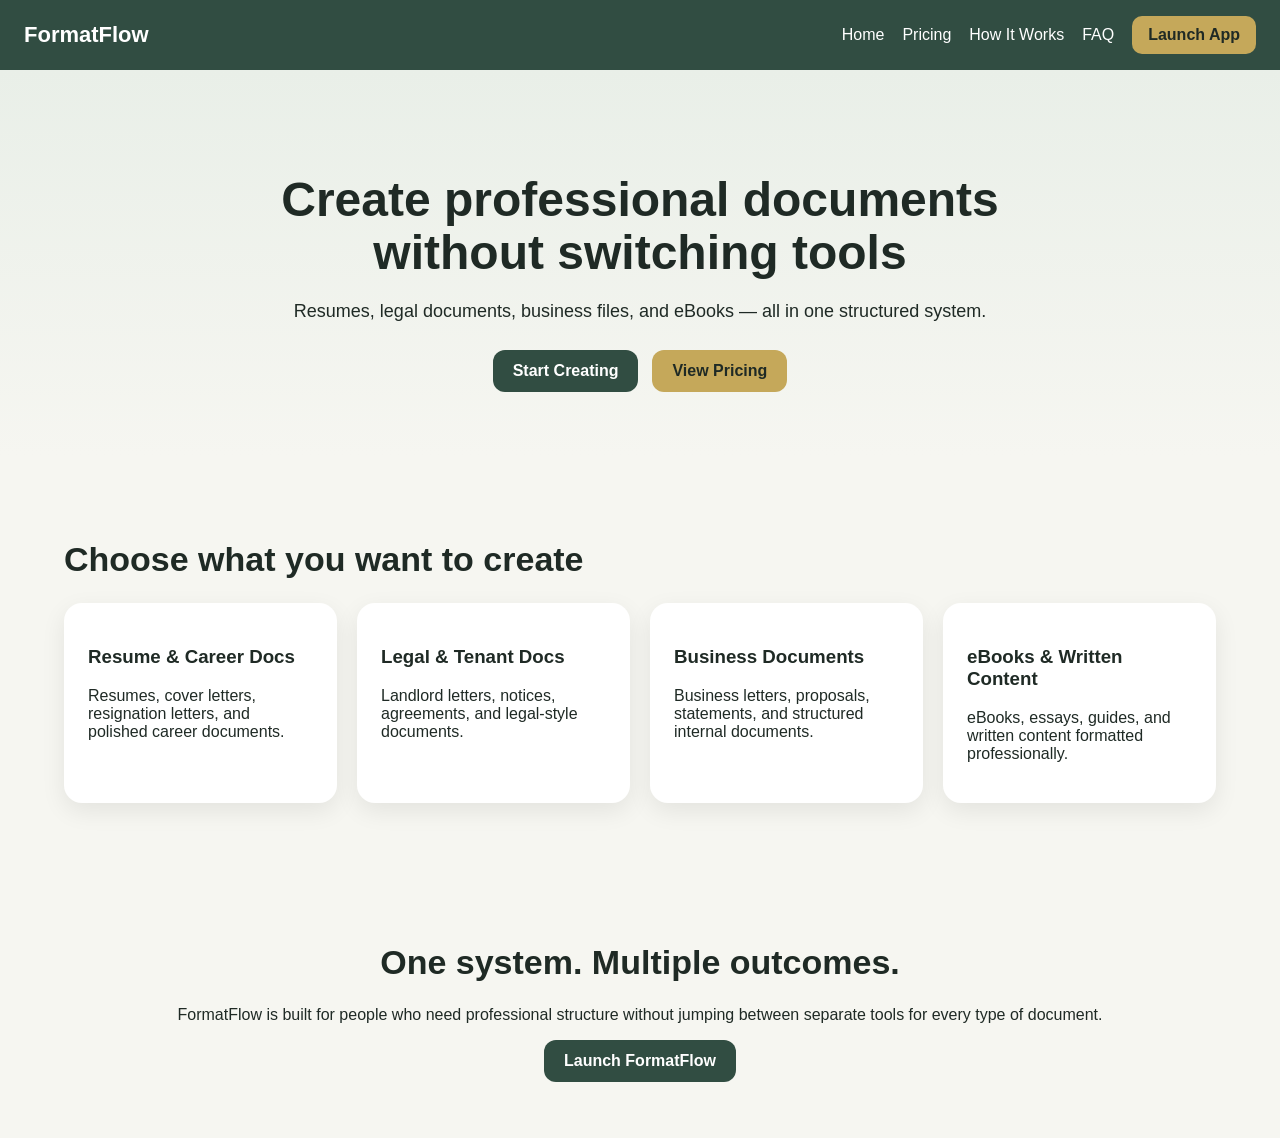
<file: index-.html>
<!DOCTYPE html>
<html lang="en">
<head>
  <meta charset="UTF-8" />
  <meta name="viewport" content="width=device-width, initial-scale=1.0" />
  <title>FormatFlow™</title>
  <link rel="stylesheet" href="assets/css/styles.css" />
</head>
<body>
  <nav class="site-nav">
    <div class="brand">FormatFlow</div>
    <div class="nav-links">
      <a href="index.html">Home</a>
      <a href="pricing.html">Pricing</a>
      <a href="how-it-works.html">How It Works</a>
      <a href="faq.html">FAQ</a>
      <a href="app-new.html" class="cta-link">Launch App</a>
    </div>
  </nav>

  <section class="hero">
    <div class="hero-inner">
      <h1>Create professional documents without switching tools</h1>
      <p>
        Resumes, legal documents, business files, and eBooks — all in one
        structured system.
      </p>
      <div class="hero-actions">
       <a href="app-v2.html" class="btn-primary">Start Creating</a>
        <a href="pricing.html" class="btn-secondary">View Pricing</a>
      </div>
    </div>
  </section>

  <section class="section">
    <h2>Choose what you want to create</h2>
    <div class="card-grid">
      <div class="card">
        <h3>Resume & Career Docs</h3>
        <p>Resumes, cover letters, resignation letters, and polished career documents.</p>
      </div>
      <div class="card">
        <h3>Legal & Tenant Docs</h3>
        <p>Landlord letters, notices, agreements, and legal-style documents.</p>
      </div>
      <div class="card">
        <h3>Business Documents</h3>
        <p>Business letters, proposals, statements, and structured internal documents.</p>
      </div>
      <div class="card">
        <h3>eBooks & Written Content</h3>
        <p>eBooks, essays, guides, and written content formatted professionally.</p>
      </div>
    </div>
  </section>

  <section class="section highlight">
    <h2>One system. Multiple outcomes.</h2>
    <p>
      FormatFlow is built for people who need professional structure without
      jumping between separate tools for every type of document.
    </p>
    <a href="app-new.html" class="btn-primary">Launch FormatFlow</a>
  </section>
</body>
</html>
</file>
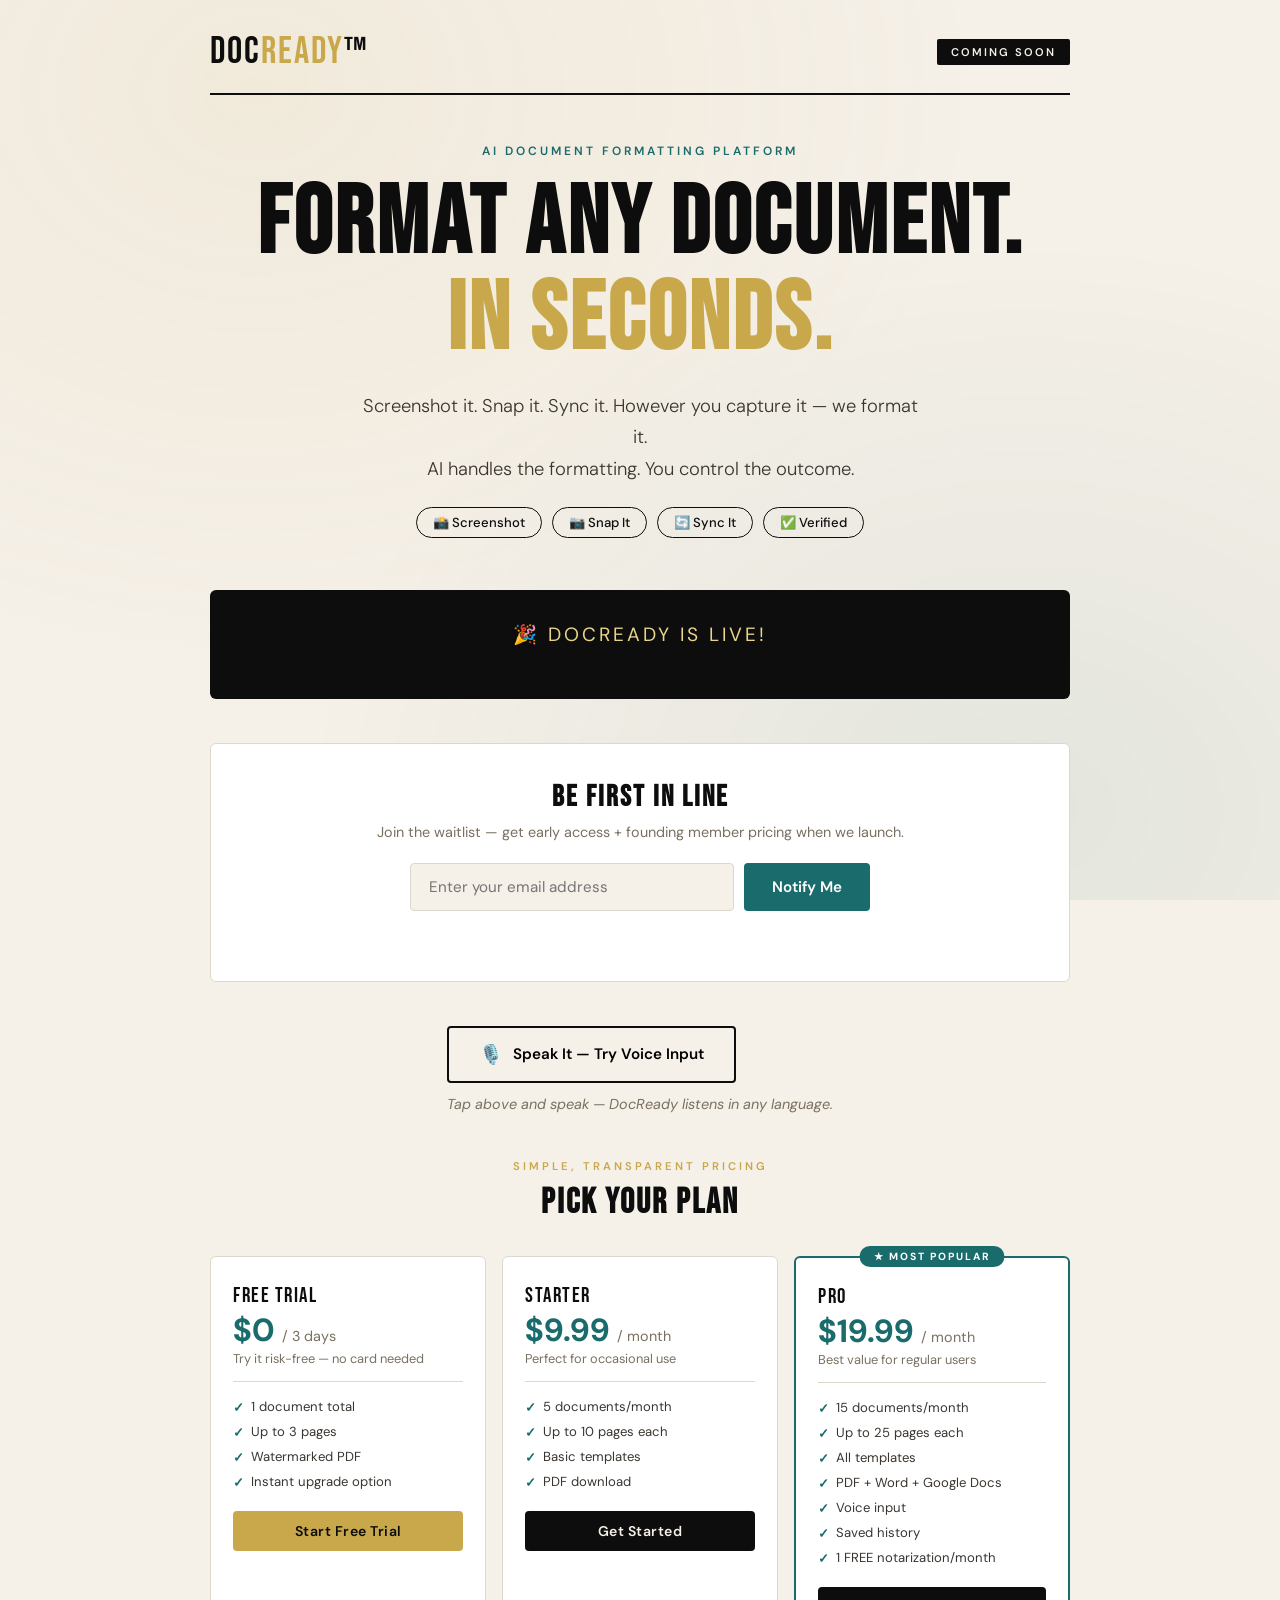
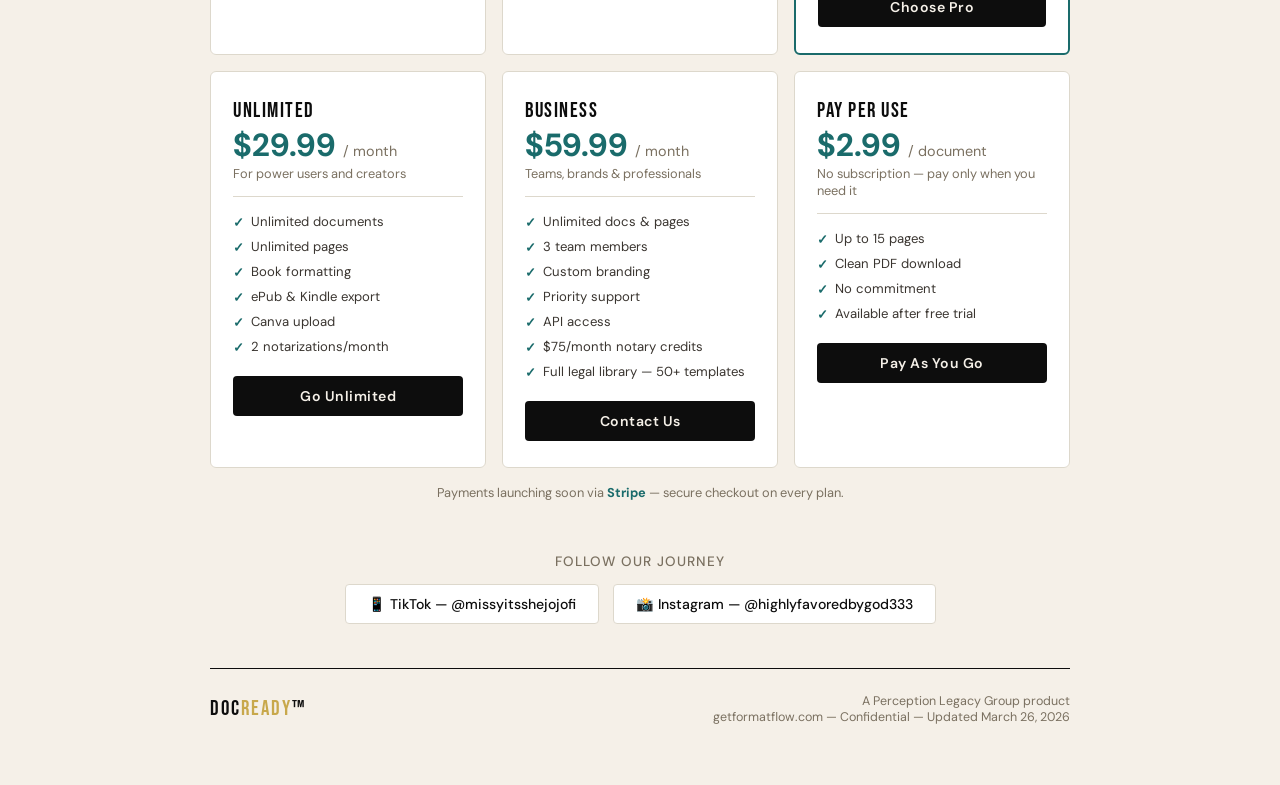
<file: LAST CLAUDE APP.html>
<!DOCTYPE html>
<html lang="en">
<head>
  <meta charset="UTF-8" />
  <meta name="viewport" content="width=device-width, initial-scale=1.0"/>
  <title>DocReady™ — Coming Soon</title>
  <link href="https://fonts.googleapis.com/css2?family=Bebas+Neue&family=DM+Sans:wght@300;400;500;600&display=swap" rel="stylesheet"/>
  <style>
    *, *::before, *::after { box-sizing: border-box; margin: 0; padding: 0; }

    :root {
      --ink: #0d0d0d;
      --paper: #f5f0e8;
      --gold: #c8a84b;
      --gold-light: #e8d48a;
      --teal: #1a6b6b;
      --teal-light: #2a9090;
      --red: #c0392b;
      --muted: #7a7060;
      --card-bg: #ffffff;
      --border: #ddd8cc;
    }

    html { scroll-behavior: smooth; }

    body {
      font-family: 'DM Sans', sans-serif;
      background: var(--paper);
      color: var(--ink);
      min-height: 100vh;
      overflow-x: hidden;
    }

    /* === BACKGROUND TEXTURE === */
    body::before {
      content: '';
      position: fixed;
      inset: 0;
      background-image:
        radial-gradient(ellipse at 20% 10%, rgba(200,168,75,0.08) 0%, transparent 50%),
        radial-gradient(ellipse at 80% 90%, rgba(26,107,107,0.08) 0%, transparent 50%);
      pointer-events: none;
      z-index: 0;
    }

    .page-wrap {
      position: relative;
      z-index: 1;
      max-width: 900px;
      margin: 0 auto;
      padding: 0 20px 60px;
    }

    /* === HEADER === */
    header {
      display: flex;
      justify-content: space-between;
      align-items: center;
      padding: 28px 0 0;
      border-bottom: 2px solid var(--ink);
      padding-bottom: 18px;
      margin-bottom: 48px;
    }

    .logo {
      font-family: 'Bebas Neue', sans-serif;
      font-size: 2.4rem;
      letter-spacing: 2px;
      color: var(--ink);
    }
    .logo span { color: var(--gold); }

    .badge {
      font-size: 0.7rem;
      font-weight: 600;
      letter-spacing: 2px;
      text-transform: uppercase;
      background: var(--ink);
      color: var(--paper);
      padding: 6px 14px;
      border-radius: 2px;
    }

    /* === HERO === */
    .hero {
      text-align: center;
      margin-bottom: 52px;
      animation: fadeUp 0.7s ease both;
    }

    .tagline-top {
      font-size: 0.75rem;
      font-weight: 600;
      letter-spacing: 3px;
      text-transform: uppercase;
      color: var(--teal);
      margin-bottom: 18px;
    }

    h1 {
      font-family: 'Bebas Neue', sans-serif;
      font-size: clamp(3rem, 10vw, 6rem);
      line-height: 1;
      letter-spacing: 3px;
      margin-bottom: 22px;
    }

    h1 em {
      font-style: normal;
      color: var(--gold);
      display: block;
    }

    .subhead {
      font-size: 1.15rem;
      font-weight: 300;
      color: #3a3530;
      max-width: 560px;
      margin: 0 auto 10px;
      line-height: 1.7;
    }

    .tagline-pills {
      display: flex;
      justify-content: center;
      gap: 10px;
      flex-wrap: wrap;
      margin-top: 22px;
    }

    .pill {
      border: 1.5px solid var(--ink);
      padding: 6px 16px;
      border-radius: 100px;
      font-size: 0.82rem;
      font-weight: 500;
      background: transparent;
      transition: background 0.2s, color 0.2s;
    }
    .pill:hover { background: var(--ink); color: var(--paper); }

    /* === COUNTDOWN === */
    .countdown-wrap {
      background: var(--ink);
      color: var(--paper);
      border-radius: 6px;
      padding: 32px 24px;
      text-align: center;
      margin-bottom: 44px;
      animation: fadeUp 0.7s 0.1s ease both;
    }

    .countdown-label {
      font-size: 0.72rem;
      letter-spacing: 3px;
      text-transform: uppercase;
      color: var(--gold);
      margin-bottom: 20px;
    }

    .countdown-grid {
      display: flex;
      justify-content: center;
      gap: 24px;
      flex-wrap: wrap;
    }

    .cd-unit {
      display: flex;
      flex-direction: column;
      align-items: center;
    }

    .cd-num {
      font-family: 'Bebas Neue', sans-serif;
      font-size: clamp(2.8rem, 8vw, 4.5rem);
      line-height: 1;
      color: var(--gold-light);
      min-width: 70px;
    }

    .cd-lbl {
      font-size: 0.65rem;
      letter-spacing: 2px;
      text-transform: uppercase;
      color: #9a9080;
      margin-top: 4px;
    }

    .cd-sep {
      font-family: 'Bebas Neue', sans-serif;
      font-size: 3rem;
      color: var(--gold);
      line-height: 1.4;
      align-self: flex-start;
      padding-top: 4px;
    }

    /* === EMAIL FORM === */
    .email-section {
      background: var(--card-bg);
      border: 1.5px solid var(--border);
      border-radius: 6px;
      padding: 36px 32px;
      text-align: center;
      margin-bottom: 44px;
      animation: fadeUp 0.7s 0.2s ease both;
    }

    .email-section h2 {
      font-family: 'Bebas Neue', sans-serif;
      font-size: 1.8rem;
      letter-spacing: 2px;
      margin-bottom: 8px;
    }

    .email-section p {
      font-size: 0.9rem;
      color: var(--muted);
      margin-bottom: 22px;
    }

    .email-row {
      display: flex;
      gap: 10px;
      max-width: 460px;
      margin: 0 auto 14px;
      flex-wrap: wrap;
    }

    .email-row input {
      flex: 1;
      min-width: 200px;
      padding: 13px 18px;
      border: 1.5px solid var(--border);
      border-radius: 4px;
      font-family: 'DM Sans', sans-serif;
      font-size: 0.95rem;
      background: var(--paper);
      color: var(--ink);
      outline: none;
      transition: border-color 0.2s;
    }
    .email-row input:focus { border-color: var(--teal); }

    .btn-primary {
      padding: 13px 28px;
      background: var(--teal);
      color: #fff;
      border: none;
      border-radius: 4px;
      font-family: 'DM Sans', sans-serif;
      font-size: 0.95rem;
      font-weight: 600;
      cursor: pointer;
      transition: background 0.2s, transform 0.1s;
      white-space: nowrap;
    }
    .btn-primary:hover { background: var(--teal-light); }
    .btn-primary:active { transform: scale(0.98); }

    #signup-msg {
      font-size: 0.85rem;
      color: var(--teal);
      min-height: 20px;
      font-weight: 500;
    }

    /* === SPEAK IT === */
    .speak-section {
      display: flex;
      justify-content: center;
      margin-bottom: 44px;
      animation: fadeUp 0.7s 0.25s ease both;
    }

    .btn-speak {
      display: flex;
      align-items: center;
      gap: 10px;
      padding: 14px 30px;
      background: var(--paper);
      border: 2px solid var(--ink);
      border-radius: 4px;
      font-family: 'DM Sans', sans-serif;
      font-size: 0.95rem;
      font-weight: 600;
      cursor: pointer;
      transition: background 0.2s, color 0.2s;
    }
    .btn-speak:hover { background: var(--ink); color: var(--paper); }
    .btn-speak.listening { background: var(--red); color: #fff; border-color: var(--red); }

    .mic-icon { font-size: 1.2rem; }

    #voice-output {
      text-align: center;
      font-size: 0.9rem;
      color: var(--muted);
      margin-top: 12px;
      min-height: 20px;
      font-style: italic;
    }

    /* === PRICING === */
    .pricing-section {
      margin-bottom: 52px;
      animation: fadeUp 0.7s 0.3s ease both;
    }

    .section-header {
      text-align: center;
      margin-bottom: 32px;
    }

    .section-header .eyebrow {
      font-size: 0.7rem;
      letter-spacing: 3px;
      text-transform: uppercase;
      color: var(--gold);
      font-weight: 600;
      margin-bottom: 8px;
    }

    .section-header h2 {
      font-family: 'Bebas Neue', sans-serif;
      font-size: 2.2rem;
      letter-spacing: 2px;
    }

    .pricing-grid {
      display: grid;
      grid-template-columns: repeat(auto-fit, minmax(240px, 1fr));
      gap: 16px;
      margin-bottom: 16px;
    }

    .price-card {
      background: var(--card-bg);
      border: 1.5px solid var(--border);
      border-radius: 6px;
      padding: 26px 22px;
      position: relative;
      transition: transform 0.2s, box-shadow 0.2s;
    }
    .price-card:hover { transform: translateY(-3px); box-shadow: 0 8px 24px rgba(0,0,0,0.09); }

    .price-card.popular {
      border: 2px solid var(--teal);
    }

    .popular-badge {
      position: absolute;
      top: -12px;
      left: 50%;
      transform: translateX(-50%);
      background: var(--teal);
      color: #fff;
      font-size: 0.65rem;
      font-weight: 700;
      letter-spacing: 2px;
      text-transform: uppercase;
      padding: 4px 14px;
      border-radius: 100px;
      white-space: nowrap;
    }

    .plan-name {
      font-family: 'Bebas Neue', sans-serif;
      font-size: 1.3rem;
      letter-spacing: 1.5px;
      margin-bottom: 6px;
      color: var(--ink);
    }

    .plan-price {
      font-size: 2rem;
      font-weight: 700;
      color: var(--teal);
      margin-bottom: 4px;
      line-height: 1;
    }
    .plan-price span { font-size: 0.9rem; font-weight: 400; color: var(--muted); }

    .plan-desc {
      font-size: 0.8rem;
      color: var(--muted);
      margin-bottom: 16px;
      padding-bottom: 14px;
      border-bottom: 1px solid var(--border);
    }

    .plan-features {
      list-style: none;
      display: flex;
      flex-direction: column;
      gap: 7px;
      margin-bottom: 20px;
    }

    .plan-features li {
      font-size: 0.82rem;
      color: #3a3530;
      display: flex;
      gap: 7px;
      align-items: flex-start;
    }

    .plan-features li::before {
      content: '✓';
      color: var(--teal);
      font-weight: 700;
      flex-shrink: 0;
      margin-top: 1px;
    }

    .btn-plan {
      width: 100%;
      padding: 11px;
      background: var(--ink);
      color: var(--paper);
      border: none;
      border-radius: 4px;
      font-family: 'DM Sans', sans-serif;
      font-size: 0.88rem;
      font-weight: 600;
      cursor: pointer;
      transition: background 0.2s;
      letter-spacing: 0.5px;
    }
    .btn-plan:hover { background: var(--teal); }
    .btn-plan.trial { background: var(--gold); color: var(--ink); }
    .btn-plan.trial:hover { background: var(--gold-light); }

    .coming-soon-note {
      text-align: center;
      font-size: 0.8rem;
      color: var(--muted);
      margin-top: 14px;
    }
    .coming-soon-note strong { color: var(--teal); }

    /* === SOCIAL === */
    .social-section {
      text-align: center;
      margin-bottom: 44px;
      animation: fadeUp 0.7s 0.35s ease both;
    }

    .social-section p {
      font-size: 0.85rem;
      color: var(--muted);
      margin-bottom: 14px;
      letter-spacing: 1px;
      text-transform: uppercase;
      font-weight: 500;
    }

    .social-links {
      display: flex;
      justify-content: center;
      gap: 14px;
      flex-wrap: wrap;
    }

    .social-link {
      display: flex;
      align-items: center;
      gap: 8px;
      padding: 10px 22px;
      border: 1.5px solid var(--border);
      border-radius: 4px;
      text-decoration: none;
      color: var(--ink);
      font-size: 0.88rem;
      font-weight: 500;
      transition: background 0.2s, border-color 0.2s;
      background: var(--card-bg);
    }
    .social-link:hover { border-color: var(--ink); background: var(--ink); color: var(--paper); }

    /* === FOOTER === */
    footer {
      border-top: 1.5px solid var(--ink);
      padding-top: 24px;
      display: flex;
      justify-content: space-between;
      align-items: center;
      flex-wrap: wrap;
      gap: 12px;
    }

    footer .logo-sm {
      font-family: 'Bebas Neue', sans-serif;
      font-size: 1.3rem;
      letter-spacing: 2px;
    }
    footer .logo-sm span { color: var(--gold); }

    footer p {
      font-size: 0.78rem;
      color: var(--muted);
      text-align: right;
    }

    /* === ANIMATIONS === */
    @keyframes fadeUp {
      from { opacity: 0; transform: translateY(20px); }
      to   { opacity: 1; transform: translateY(0); }
    }

    /* === RESPONSIVE === */
    @media (max-width: 600px) {
      header { flex-direction: column; gap: 12px; text-align: center; }
      .email-row { flex-direction: column; }
      .email-row input, .btn-primary { width: 100%; }
      footer { flex-direction: column; text-align: center; }
      footer p { text-align: center; }
    }
  </style>
</head>
<body>
<div class="page-wrap">

  <!-- HEADER -->
  <header>
    <div class="logo">Doc<span>Ready</span>™</div>
    <div class="badge">Coming Soon</div>
  </header>

  <!-- HERO -->
  <section class="hero">
    <div class="tagline-top">AI Document Formatting Platform</div>
    <h1>Format Any Document.<br><em>In Seconds.</em></h1>
    <p class="subhead">Screenshot it. Snap it. Sync it. However you capture it — we format it.<br>AI handles the formatting. You control the outcome.</p>
    <div class="tagline-pills">
      <span class="pill">📸 Screenshot</span>
      <span class="pill">📷 Snap It</span>
      <span class="pill">🔄 Sync It</span>
      <span class="pill">✅ Verified</span>
    </div>
  </section>

  <!-- COUNTDOWN -->
  <section class="countdown-wrap">
    <div class="countdown-label">🚀 Platform Launch Countdown</div>
    <div class="countdown-grid">
      <div class="cd-unit"><div class="cd-num" id="cd-days">00</div><div class="cd-lbl">Days</div></div>
      <div class="cd-sep">:</div>
      <div class="cd-unit"><div class="cd-num" id="cd-hours">00</div><div class="cd-lbl">Hours</div></div>
      <div class="cd-sep">:</div>
      <div class="cd-unit"><div class="cd-num" id="cd-mins">00</div><div class="cd-lbl">Minutes</div></div>
      <div class="cd-sep">:</div>
      <div class="cd-unit"><div class="cd-num" id="cd-secs">00</div><div class="cd-lbl">Seconds</div></div>
    </div>
  </section>

  <!-- EMAIL SIGNUP -->
  <section class="email-section">
    <h2>Be First In Line</h2>
    <p>Join the waitlist — get early access + founding member pricing when we launch.</p>
    <div class="email-row">
      <input type="email" id="email-input" placeholder="Enter your email address" />
      <button class="btn-primary" onclick="handleSignup()">Notify Me</button>
    </div>
    <div id="signup-msg"></div>
  </section>

  <!-- SPEAK IT -->
  <div style="animation: fadeUp 0.7s 0.25s ease both;">
    <div class="speak-section">
      <div>
        <button class="btn-speak" id="speak-btn" onclick="toggleSpeech()">
          <span class="mic-icon">🎙️</span>
          <span id="speak-label">Speak It — Try Voice Input</span>
        </button>
        <div id="voice-output">Tap above and speak — DocReady listens in any language.</div>
      </div>
    </div>
  </div>

  <!-- PRICING -->
  <section class="pricing-section">
    <div class="section-header">
      <div class="eyebrow">Simple, Transparent Pricing</div>
      <h2>Pick Your Plan</h2>
    </div>

    <div class="pricing-grid">

      <!-- FREE TRIAL -->
      <div class="price-card">
        <div class="plan-name">Free Trial</div>
        <div class="plan-price">$0 <span>/ 3 days</span></div>
        <div class="plan-desc">Try it risk-free — no card needed</div>
        <ul class="plan-features">
          <li>1 document total</li>
          <li>Up to 3 pages</li>
          <li>Watermarked PDF</li>
          <li>Instant upgrade option</li>
        </ul>
        <button class="btn-plan trial" onclick="notifyLaunch()">Start Free Trial</button>
      </div>

      <!-- STARTER -->
      <div class="price-card">
        <div class="plan-name">Starter</div>
        <div class="plan-price">$9.99 <span>/ month</span></div>
        <div class="plan-desc">Perfect for occasional use</div>
        <ul class="plan-features">
          <li>5 documents/month</li>
          <li>Up to 10 pages each</li>
          <li>Basic templates</li>
          <li>PDF download</li>
        </ul>
        <button class="btn-plan" onclick="notifyLaunch()">Get Started</button>
      </div>

      <!-- PRO (POPULAR) -->
      <div class="price-card popular">
        <div class="popular-badge">★ Most Popular</div>
        <div class="plan-name">Pro</div>
        <div class="plan-price">$19.99 <span>/ month</span></div>
        <div class="plan-desc">Best value for regular users</div>
        <ul class="plan-features">
          <li>15 documents/month</li>
          <li>Up to 25 pages each</li>
          <li>All templates</li>
          <li>PDF + Word + Google Docs</li>
          <li>Voice input</li>
          <li>Saved history</li>
          <li>1 FREE notarization/month</li>
        </ul>
        <button class="btn-plan" onclick="notifyLaunch()">Choose Pro</button>
      </div>

      <!-- UNLIMITED -->
      <div class="price-card">
        <div class="plan-name">Unlimited</div>
        <div class="plan-price">$29.99 <span>/ month</span></div>
        <div class="plan-desc">For power users and creators</div>
        <ul class="plan-features">
          <li>Unlimited documents</li>
          <li>Unlimited pages</li>
          <li>Book formatting</li>
          <li>ePub &amp; Kindle export</li>
          <li>Canva upload</li>
          <li>2 notarizations/month</li>
        </ul>
        <button class="btn-plan" onclick="notifyLaunch()">Go Unlimited</button>
      </div>

      <!-- BUSINESS -->
      <div class="price-card">
        <div class="plan-name">Business</div>
        <div class="plan-price">$59.99 <span>/ month</span></div>
        <div class="plan-desc">Teams, brands &amp; professionals</div>
        <ul class="plan-features">
          <li>Unlimited docs &amp; pages</li>
          <li>3 team members</li>
          <li>Custom branding</li>
          <li>Priority support</li>
          <li>API access</li>
          <li>$75/month notary credits</li>
          <li>Full legal library — 50+ templates</li>
        </ul>
        <button class="btn-plan" onclick="notifyLaunch()">Contact Us</button>
      </div>

      <!-- PAY PER USE -->
      <div class="price-card">
        <div class="plan-name">Pay Per Use</div>
        <div class="plan-price">$2.99 <span>/ document</span></div>
        <div class="plan-desc">No subscription — pay only when you need it</div>
        <ul class="plan-features">
          <li>Up to 15 pages</li>
          <li>Clean PDF download</li>
          <li>No commitment</li>
          <li>Available after free trial</li>
        </ul>
        <button class="btn-plan" onclick="notifyLaunch()">Pay As You Go</button>
      </div>

    </div>
    <p class="coming-soon-note">Payments launching soon via <strong>Stripe</strong> — secure checkout on every plan.</p>
  </section>

  <!-- SOCIAL -->
  <section class="social-section">
    <p>Follow Our Journey</p>
    <div class="social-links">
      <a class="social-link" href="https://www.tiktok.com/@missyitsshejojofi" target="_blank" rel="noopener">
        📱 TikTok — @missyitsshejojofi
      </a>
      <a class="social-link" href="https://www.instagram.com/highlyfavoredbygod333" target="_blank" rel="noopener">
        📸 Instagram — @highlyfavoredbygod333
      </a>
    </div>
  </section>

  <!-- FOOTER -->
  <footer>
    <div class="logo-sm">Doc<span>Ready</span>™</div>
    <p>
      A Perception Legacy Group product<br>
      getformatflow.com — Confidential — Updated March 26, 2026
    </p>
  </footer>

</div>

<script>
  // ===== COUNTDOWN TIMER =====
  // Set your launch date here (Year, Month-1, Day)
  const launchDate = new Date(2026, 3, 26); // April 26, 2026 — change as needed

  function updateCountdown() {
    const now = new Date();
    const diff = launchDate - now;

    if (diff <= 0) {
      document.querySelector('.countdown-wrap').innerHTML =
        '<div class="countdown-label" style="font-size:1.2rem;color:#e8d48a">🎉 DocReady is LIVE!</div>';
      return;
    }

    const days  = Math.floor(diff / (1000 * 60 * 60 * 24));
    const hours = Math.floor((diff / (1000 * 60 * 60)) % 24);
    const mins  = Math.floor((diff / (1000 * 60)) % 60);
    const secs  = Math.floor((diff / 1000) % 60);

    document.getElementById('cd-days').textContent  = String(days).padStart(2, '0');
    document.getElementById('cd-hours').textContent = String(hours).padStart(2, '0');
    document.getElementById('cd-mins').textContent  = String(mins).padStart(2, '0');
    document.getElementById('cd-secs').textContent  = String(secs).padStart(2, '0');
  }

  updateCountdown();
  setInterval(updateCountdown, 1000);

  // ===== EMAIL SIGNUP (Brevo ready) =====
  function handleSignup() {
    const email = document.getElementById('email-input').value.trim();
    const msg   = document.getElementById('signup-msg');

    if (!email || !email.includes('@')) {
      msg.style.color = '#c0392b';
      msg.textContent = 'Please enter a valid email address.';
      return;
    }

    // ---- Brevo API integration ----
    // When you're ready to connect Brevo, replace the block below with your API key + list ID
    // fetch('https://api.brevo.com/v3/contacts', {
    //   method: 'POST',
    //   headers: { 'api-key': 'YOUR_BREVO_API_KEY', 'Content-Type': 'application/json' },
    //   body: JSON.stringify({ email: email, listIds: [YOUR_LIST_ID], updateEnabled: true })
    // });

    msg.style.color = '#1a6b6b';
    msg.textContent = '✅ You\'re on the list! We\'ll notify you at launch.';
    document.getElementById('email-input').value = '';
  }

  // Allow Enter key on email input
  document.getElementById('email-input').addEventListener('keypress', function(e) {
    if (e.key === 'Enter') handleSignup();
  });

  // ===== PLAN BUTTONS (Stripe ready) =====
  function notifyLaunch() {
    const msg = document.getElementById('signup-msg');
    document.querySelector('.email-section').scrollIntoView({ behavior: 'smooth' });
    setTimeout(() => {
      msg.style.color = '#c8a84b';
      msg.textContent = '🔔 Join the waitlist above to get notified when payments go live!';
    }, 600);
  }

  // ===== VOICE / SPEAK IT =====
  let recognition = null;
  let listening = false;

  function toggleSpeech() {
    const btn   = document.getElementById('speak-btn');
    const label = document.getElementById('speak-label');
    const out   = document.getElementById('voice-output');

    if (!('webkitSpeechRecognition' in window) && !('SpeechRecognition' in window)) {
      out.textContent = '⚠️ Voice input works in Chrome — please open in Chrome to use this feature.';
      return;
    }

    if (listening) {
      recognition.stop();
      return;
    }

    const SR = window.SpeechRecognition || window.webkitSpeechRecognition;
    recognition = new SR();
    recognition.continuous = false;
    recognition.interimResults = true;
    recognition.lang = 'en-US'; // Will expand to multi-language selector

    recognition.onstart = () => {
      listening = true;
      btn.classList.add('listening');
      label.textContent = '🔴 Listening… tap to stop';
      out.textContent = '';
    };

    recognition.onresult = (e) => {
      const transcript = Array.from(e.results).map(r => r[0].transcript).join('');
      out.textContent = '🗣️ ' + transcript;
    };

    recognition.onerror = (e) => {
      out.textContent = '⚠️ Could not hear you — please try again.';
    };

    recognition.onend = () => {
      listening = false;
      btn.classList.remove('listening');
      label.textContent = 'Speak It — Try Voice Input';
    };

    recognition.start();
  }
</script>
</body>
</html>
</file>
<file: assets/css/styles.css>
* {
  box-sizing: border-box;
}

body {
  margin: 0;
  font-family: Arial, Helvetica, sans-serif;
  background: #f6f6f1;
  color: #1f2a25;
}

.site-nav {
  display: flex;
  justify-content: space-between;
  align-items: center;
  padding: 16px 24px;
  background: #314d42;
  color: #fff;
}

.brand {
  font-size: 22px;
  font-weight: 700;
}

.nav-links {
  display: flex;
  gap: 18px;
  flex-wrap: wrap;
  align-items: center;
}

.nav-links a {
  color: #fff;
  text-decoration: none;
}

.cta-link {
  padding: 10px 16px;
  background: #c5a85a;
  color: #1f2a25 !important;
  border-radius: 10px;
  font-weight: 700;
}

.hero {
  padding: 64px 24px;
  background: linear-gradient(180deg, #e9efe8 0%, #f6f6f1 100%);
}

.hero-inner {
  max-width: 900px;
  margin: 0 auto;
  text-align: center;
}

.hero h1 {
  font-size: 48px;
  line-height: 1.1;
  margin-bottom: 16px;
}

.hero p {
  font-size: 18px;
  line-height: 1.6;
  margin-bottom: 24px;
}

.hero-actions {
  display: flex;
  justify-content: center;
  gap: 14px;
  flex-wrap: wrap;
}

.btn-primary,
.btn-secondary {
  display: inline-block;
  text-decoration: none;
  padding: 12px 20px;
  border-radius: 12px;
  font-weight: 700;
}

.btn-primary {
  background: #314d42;
  color: #fff;
}

.btn-secondary {
  background: #c5a85a;
  color: #1f2a25;
}

.section {
  max-width: 1200px;
  margin: 0 auto;
  padding: 56px 24px;
}

.section h2 {
  font-size: 34px;
  margin-bottom: 24px;
}

.card-grid {
  display: grid;
  grid-template-columns: repeat(4, 1fr);
  gap: 20px;
}

.card {
  background: #fff;
  border-radius: 18px;
  padding: 24px;
  box-shadow: 0 8px 24px rgba(0, 0, 0, 0.08);
}

.highlight {
  text-align: center;
}

.app-container {
  display: grid;
  grid-template-columns: 1fr 1fr;
  gap: 24px;
  padding: 24px;
}

.input-panel,
.preview-panel {
  background: #fff;
  border-radius: 18px;
  padding: 24px;
}

textarea {
  width: 100%;
  min-height: 200px;
}

.templates button,
.actions button,
.export button {
  padding: 10px;
  margin: 5px;
  background: #314d42;
  color: white;
  border: none;
}

.page {
  background: white;
  min-height: 600px;
  position: relative;
  padding: 20px;
}

.watermark {
  position: absolute;
  bottom: 10px;
  right: 10px;
  opacity: 0.2;
}
</file>
